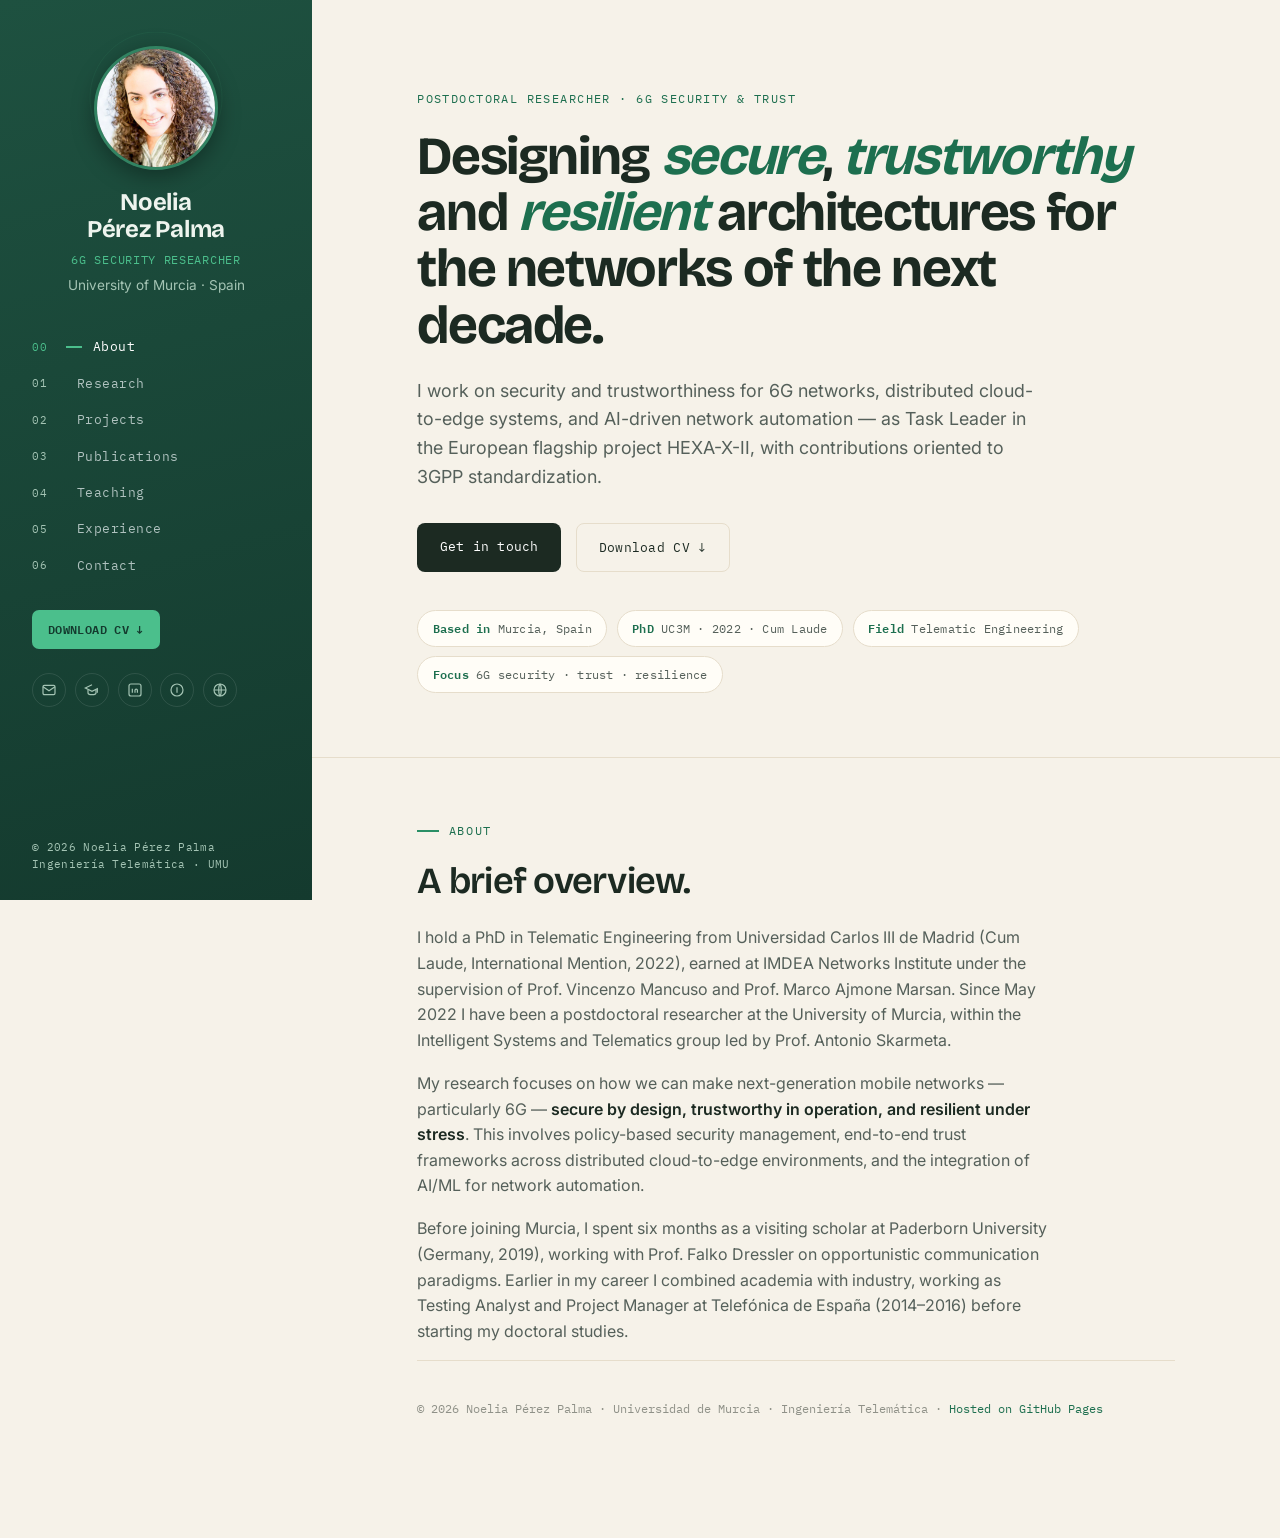
<file: index.html>
<!DOCTYPE html>
<html lang="en">
<head>
<meta charset="UTF-8">
<meta name="viewport" content="width=device-width, initial-scale=1">
<title>Noelia Pérez Palma — 6G Security Researcher</title>
<link rel="preconnect" href="https://fonts.googleapis.com">
<link rel="preconnect" href="https://fonts.gstatic.com" crossorigin>
<link href="https://fonts.googleapis.com/css2?family=Bricolage+Grotesque:opsz,wght@12..96,400;12..96,500;12..96,600;12..96,700&family=Inter:wght@400;500;600&family=IBM+Plex+Mono:wght@400;500;600&display=swap" rel="stylesheet">
<style>
/* ============================================================
   Noelia Pérez Palma — personal site
   Shared stylesheet (multi-page)
   Fonts: Bricolage Grotesque (display) · Inter (body) · IBM Plex Mono (data)
   ============================================================ */
:root{
  --sidebar-1:#1e5140; --sidebar-2:#143a2e;
  --bg:#f6f2e9; --card:#fffdf7;
  --ink:#1c2a22; --ink-soft:#55605a; --ink-mute:#8f9188;
  --line:#e6ddcb; --line-2:#efe9db;
  --accent:#2a8f66; --accent-deep:#1d6f4f; --accent-bright:#4bbf8c;
  --sb-text:#eef4ee; --sb-mute:#a4c4b4; --sb-line:rgba(255,255,255,.10);
  --serif:'Bricolage Grotesque',system-ui,sans-serif;
  --sans:'Inter',system-ui,sans-serif;
  --mono:'IBM Plex Mono',ui-monospace,monospace;
  --sb-w:312px;
  --maxw:860px;
}
*{box-sizing:border-box;margin:0;padding:0}
html{scroll-behavior:smooth}
body{font-family:var(--sans);color:var(--ink);background:var(--bg);line-height:1.6;-webkit-font-smoothing:antialiased}
a{color:inherit}
em{font-style:italic;color:var(--accent-deep)}

/* ---------------- SIDEBAR ---------------- */
.sidebar{
  position:fixed;top:0;left:0;bottom:0;width:var(--sb-w);
  background:linear-gradient(165deg,var(--sidebar-1),var(--sidebar-2));
  color:var(--sb-text);padding:2.4rem 2rem 1.6rem;
  display:flex;flex-direction:column;overflow-y:auto;z-index:20;
}
.sb-top{position:relative;text-align:center;padding-top:.5rem}
.signal{position:absolute;top:-6px;left:50%;transform:translateX(-50%);width:230px;height:150px;pointer-events:none;opacity:.5}
.signal circle{fill:none;stroke:var(--accent-bright);stroke-width:1}
.signal .r1{opacity:.55}.signal .r2{opacity:.32}.signal .r3{opacity:.16}
@media (prefers-reduced-motion:no-preference){
  .signal .r1{animation:pulse 4.2s ease-out infinite}
  .signal .r2{animation:pulse 4.2s ease-out infinite .5s}
  .signal .r3{animation:pulse 4.2s ease-out infinite 1s}
  @keyframes pulse{0%{opacity:0;transform:scale(.6)}30%{opacity:.5}100%{opacity:0;transform:scale(1.15)}}
  .signal{transform-box:fill-box}
}
.photo{position:relative;width:124px;height:124px;border-radius:50%;object-fit:cover;margin:0 auto;display:block;border:3px solid rgba(75,191,140,.55);box-shadow:0 6px 22px rgba(0,0,0,.35);background:#143a2e}
.photo-fallback{width:124px;height:124px;border-radius:50%;margin:0 auto;display:none;align-items:center;justify-content:center;font-family:var(--serif);font-size:2.4rem;color:var(--accent-bright);border:3px solid rgba(75,191,140,.55);background:#143a2e}
.sb-name{font-family:var(--serif);font-weight:700;font-size:1.5rem;line-height:1.12;letter-spacing:-.01em;margin-top:1.15rem}
.sb-name a{text-decoration:none;color:inherit}
.sb-role{font-family:var(--mono);font-size:.72rem;letter-spacing:.06em;text-transform:uppercase;color:var(--accent-bright);margin-top:.55rem}
.sb-place{font-size:.85rem;color:var(--sb-mute);margin-top:.35rem}
.sb-nav{margin-top:2rem;list-style:none}
.sb-nav a{display:flex;align-items:center;gap:.7rem;text-decoration:none;font-family:var(--mono);font-size:.8rem;letter-spacing:.04em;color:rgba(234,243,244,.72);padding:.5rem 0;transition:color .18s ease}
.sb-nav a .bar{width:0;height:2px;background:var(--accent-bright);transition:width .2s ease;flex:none}
.sb-nav a .num{font-size:.68rem;color:var(--sb-mute);width:1.4rem;flex:none}
.sb-nav a:hover,.sb-nav a.active{color:#fff}
.sb-nav a:hover .bar,.sb-nav a.active .bar{width:16px}
.sb-nav a.active .num{color:var(--accent-bright)}
.sb-cv{display:inline-flex;align-items:center;gap:.5rem;margin-top:1.6rem;font-family:var(--mono);font-size:.76rem;letter-spacing:.03em;text-transform:uppercase;color:#143a2e;background:var(--accent-bright);text-decoration:none;padding:.62rem 1rem;border-radius:7px;font-weight:600;transition:transform .15s ease,box-shadow .15s ease;align-self:flex-start}
.sb-cv:hover{transform:translateY(-1px);box-shadow:0 6px 16px rgba(75,191,140,.3)}
.sb-social{display:flex;gap:.55rem;margin-top:1.5rem;flex-wrap:wrap}
.sb-social a{width:34px;height:34px;border-radius:50%;border:1px solid var(--sb-line);display:flex;align-items:center;justify-content:center;color:var(--sb-mute);text-decoration:none;transition:all .18s ease}
.sb-social a:hover{color:#143a2e;background:var(--accent-bright);border-color:var(--accent-bright);transform:translateY(-2px)}
.sb-social svg{width:16px;height:16px;display:block}
.sb-foot{margin-top:auto;padding-top:1.6rem;font-family:var(--mono);font-size:.66rem;color:var(--sb-mute);letter-spacing:.03em;line-height:1.7}

/* ---------------- MAIN ---------------- */
.main{margin-left:var(--sb-w)}
.wrap{max-width:var(--maxw);margin:0 auto;padding:0 clamp(1.5rem,4vw,4rem)}
section{padding:4rem 0;border-top:1px solid var(--line)}
section:first-of-type{border-top:none}
.eyebrow{font-family:var(--mono);font-size:.72rem;letter-spacing:.14em;text-transform:uppercase;color:var(--accent-deep);display:flex;align-items:center;gap:.6rem;margin-bottom:1.3rem}
.eyebrow::before{content:"";width:22px;height:2px;background:var(--accent)}
h2{font-family:var(--serif);font-weight:600;font-size:clamp(1.7rem,3.4vw,2.3rem);letter-spacing:-.02em;line-height:1.1;color:var(--ink)}
.lede{color:var(--ink-soft);font-size:1.02rem;margin-top:.8rem;max-width:62ch}

/* page header (interior pages) */
.page-head{padding-top:clamp(3rem,6vw,5rem)}
.page-head h1{font-family:var(--serif);font-weight:700;font-size:clamp(2rem,4.4vw,3rem);line-height:1.04;letter-spacing:-.025em}
.page-head .lede{margin-top:1rem}

/* HERO (home) */
.hero{padding-top:clamp(3.5rem,7vw,6rem)}
.hero-eyebrow{font-family:var(--mono);font-size:.74rem;letter-spacing:.12em;text-transform:uppercase;color:var(--accent-deep);margin-bottom:1.2rem}
.hero h1{font-family:var(--serif);font-weight:700;font-size:clamp(2.1rem,5vw,3.35rem);line-height:1.05;letter-spacing:-.025em}
.hero h1 em{color:var(--accent-deep)}
.hero p.intro{font-size:1.12rem;color:var(--ink-soft);margin-top:1.5rem;max-width:56ch}
.hero-cta{display:flex;gap:.9rem;margin-top:2rem;flex-wrap:wrap}
.btn{font-family:var(--mono);font-size:.82rem;letter-spacing:.02em;text-decoration:none;padding:.8rem 1.4rem;border-radius:8px;transition:all .16s ease}
.btn-1{background:var(--ink);color:#fff}
.btn-1:hover{background:var(--accent-deep);transform:translateY(-1px)}
.btn-2{border:1px solid var(--line);color:var(--ink)}
.btn-2:hover{border-color:var(--accent);color:var(--accent-deep)}
.facts{display:flex;flex-wrap:wrap;gap:.6rem;margin-top:2.4rem}
.chip{font-family:var(--mono);font-size:.74rem;letter-spacing:.02em;color:var(--ink-soft);background:var(--card);border:1px solid var(--line);border-radius:999px;padding:.45rem .9rem}
.chip b{color:var(--accent-deep);font-weight:600}

/* prose */
.prose p{margin-top:1.1rem;color:var(--ink-soft);max-width:64ch}
.prose p:first-child{margin-top:0}
.prose strong{color:var(--ink);font-weight:600}

/* research cards */
.grid{display:grid;grid-template-columns:1fr 1fr;gap:1rem}
.rcard{background:var(--card);border:1px solid var(--line);border-radius:12px;padding:1.5rem;transition:transform .16s ease,box-shadow .16s ease,border-color .16s ease}
.rcard:hover{transform:translateY(-3px);box-shadow:0 10px 28px rgba(19,37,45,.08);border-color:#d4dcde}
.rcard .tick{width:26px;height:26px;border-radius:7px;background:rgba(42,143,102,.12);color:var(--accent-deep);display:flex;align-items:center;justify-content:center;margin-bottom:.9rem}
.rcard .tick svg{width:15px;height:15px}
.rcard h3{font-family:var(--serif);font-weight:600;font-size:1.12rem;letter-spacing:-.01em;line-height:1.2}
.rcard p{font-size:.92rem;color:var(--ink-soft);margin-top:.55rem}

/* subhead within a page */
.subhead{font-family:var(--mono);font-size:.72rem;letter-spacing:.1em;text-transform:uppercase;color:var(--ink-mute);margin:2.6rem 0 1.2rem;padding-bottom:.5rem;border-bottom:1px solid var(--line)}

/* projects */
.proj{display:grid;grid-template-columns:150px 1fr;gap:1.6rem;padding:1.7rem 0;border-top:1px solid var(--line-2)}
.proj:first-child{border-top:none}
.proj-side{display:flex;flex-direction:column;gap:.3rem}
.proj-years{font-family:var(--mono);font-size:.76rem;color:var(--ink-mute)}
.proj-budget{font-family:var(--serif);font-weight:600;font-size:1.35rem;color:var(--accent-deep);letter-spacing:-.02em;line-height:1}
.proj h3{font-family:var(--serif);font-weight:600;font-size:1.2rem;letter-spacing:-.01em}
.proj .role{font-size:.9rem;color:var(--accent-deep);font-weight:500;margin-top:.25rem}
.proj .desc{font-size:.92rem;color:var(--ink-soft);margin-top:.5rem;max-width:62ch}
.proj-extra{display:flex;align-items:center;gap:1rem;margin-top:1rem;flex-wrap:wrap}
.logo-btn{display:flex;align-items:center;justify-content:flex-start;width:100%;max-width:150px;height:46px;padding:6px 10px;border-radius:8px;background:var(--accent-deep);border:1px solid var(--accent-deep);text-decoration:none;transition:transform .15s ease,box-shadow .15s ease;overflow:hidden}
.logo-btn:hover{transform:translateY(-1px);box-shadow:0 4px 14px rgba(29,111,79,.3)}
.logo-btn img{max-width:100%;max-height:100%;object-fit:contain}
.logo-btn img.inv{filter:brightness(0) invert(1)}
.cordis{font-family:var(--mono);font-size:.7rem;letter-spacing:.04em;text-transform:uppercase}
.cordis a{color:var(--accent-deep);text-decoration:none;border-bottom:1px solid transparent;transition:border-color .15s}
.cordis a:hover{border-bottom-color:var(--accent-deep)}
/* compact earlier projects */
.pminor{display:grid;grid-template-columns:130px 1fr;gap:1.4rem;padding:1.1rem 0;border-top:1px solid var(--line-2)}
.pminor:first-child{border-top:none}
.pminor .yr{font-family:var(--mono);font-size:.74rem;color:var(--ink-mute)}
.pminor h4{font-family:var(--serif);font-weight:600;font-size:1.02rem}
.pminor p{font-size:.88rem;color:var(--ink-soft);margin-top:.25rem;max-width:64ch}
.pminor .code{font-family:var(--mono);font-size:.72rem;color:var(--accent-deep);margin-top:.3rem}

/* publications */
.year-head{font-family:var(--serif);font-weight:600;font-size:1.3rem;color:var(--ink);margin:2.4rem 0 .4rem;padding-top:1.2rem;border-top:1px solid var(--line)}
.year-head.first{border-top:none;padding-top:0;margin-top:1.6rem}
.pub{display:grid;grid-template-columns:1fr;gap:.2rem;padding:1.1rem 0;border-top:1px solid var(--line-2)}
.pub.firstinyear{border-top:none}
.pub-auth{font-size:.9rem;color:var(--ink-soft)}
.pub-auth strong{color:var(--ink)}
.pub-t{margin-top:.15rem;font-size:1.02rem;line-height:1.4}
.pub-t a{color:var(--ink);text-decoration:none;border-bottom:1px solid var(--line);transition:color .15s,border-color .15s}
.pub-t a:hover{color:var(--accent-deep);border-color:var(--accent)}
.pub-v{font-size:.85rem;color:var(--ink-mute);margin-top:.25rem;font-style:italic}
.pub-v .metric{font-family:var(--mono);font-style:normal;font-size:.72rem;color:var(--accent-deep)}

/* timeline */
.tl{list-style:none;position:relative;margin-left:8px}
.tl::before{content:"";position:absolute;left:0;top:6px;bottom:6px;width:2px;background:var(--line)}
.tli{position:relative;padding:0 0 1.9rem 2rem}
.tli:last-child{padding-bottom:0}
.tli::before{content:"";position:absolute;left:-5px;top:5px;width:12px;height:12px;border-radius:50%;background:var(--card);border:2px solid var(--accent)}
.tli .dates{font-family:var(--mono);font-size:.74rem;color:var(--ink-mute);letter-spacing:.02em}
.tli h3{font-family:var(--serif);font-weight:600;font-size:1.08rem;margin-top:.15rem}
.tli .org{font-size:.9rem;color:var(--accent-deep);font-weight:500;margin-top:.1rem}
.tli .d{font-size:.9rem;color:var(--ink-soft);margin-top:.4rem;max-width:62ch}

/* teaching / listing rows */
.trow{display:grid;grid-template-columns:120px 1fr;gap:1.3rem;padding:1.05rem 0;border-top:1px solid var(--line-2)}
.trow:first-child{border-top:none}
.trow .yr{font-family:var(--mono);font-size:.76rem;color:var(--accent-deep)}
.trow h4{font-family:var(--serif);font-weight:600;font-size:1.04rem}
.trow p{font-size:.88rem;color:var(--ink-soft);margin-top:.2rem}

/* generic cards grid (service, education, grants) */
.scards{display:grid;grid-template-columns:1fr 1fr;gap:1rem}
.scard{background:var(--card);border:1px solid var(--line);border-radius:12px;padding:1.4rem}
.scard h3{font-family:var(--serif);font-weight:600;font-size:1.05rem}
.scard p{font-size:.9rem;color:var(--ink-soft);margin-top:.5rem}
.scard ul{margin:.5rem 0 0 1rem;font-size:.9rem;color:var(--ink-soft)}
.scard li{margin-top:.3rem}

/* simple list (grants, courses) */
.slist{list-style:none;margin-top:.6rem}
.slist li{display:grid;grid-template-columns:130px 1fr;gap:1rem;padding:.6rem 0;border-top:1px solid var(--line-2);font-size:.9rem;color:var(--ink-soft)}
.slist li:first-child{border-top:none}
.slist li .y{font-family:var(--mono);font-size:.74rem;color:var(--ink-mute)}

/* contact */
.contact-grid{display:grid;grid-template-columns:1fr 1fr;gap:.8rem;margin-top:.5rem}
.ccard{display:flex;flex-direction:column;gap:.2rem;background:var(--card);border:1px solid var(--line);border-radius:10px;padding:1.1rem 1.3rem;text-decoration:none;transition:all .16s ease}
.ccard:hover{border-color:var(--accent);transform:translateY(-2px);box-shadow:0 8px 20px rgba(19,37,45,.06)}
.ccard .cl{font-family:var(--mono);font-size:.68rem;letter-spacing:.08em;text-transform:uppercase;color:var(--ink-mute)}
.ccard .cv{font-size:.98rem;color:var(--ink);font-weight:500}

.foot{padding:2.4rem 0 3.5rem;font-family:var(--mono);font-size:.72rem;color:var(--ink-mute);border-top:1px solid var(--line);margin-top:1rem}
.foot a{color:var(--accent-deep);text-decoration:none}

/* ---------------- RESPONSIVE ---------------- */
@media (max-width:980px){
  .sidebar{position:static;width:100%;min-height:auto;flex-direction:column;padding:2rem 1.5rem}
  .main{margin-left:0}
  .signal{display:none}
  .sb-nav{display:flex;flex-wrap:wrap;gap:.2rem 1.2rem;margin-top:1.5rem}
  .sb-nav a{padding:.35rem 0}
  .sb-nav a .num{display:none}
  .sb-foot{display:none}
}
@media (max-width:620px){
  .grid,.scards,.contact-grid{grid-template-columns:1fr}
  .proj,.pminor,.trow{grid-template-columns:1fr;gap:.5rem}
  .slist li{grid-template-columns:1fr}
}


/* acronym badge (for projects without a hotlinkable logo) */
.logo-btn.acr{justify-content:center;font-family:var(--serif);font-weight:700;color:#fff;font-size:1rem;letter-spacing:.01em;text-decoration:none}
.logo-btn.static{cursor:default}
.logo-btn.static:hover{transform:none;box-shadow:none}
.proj-fund{font-family:var(--mono);font-size:.68rem;letter-spacing:.03em;color:var(--ink-mute);text-transform:uppercase;line-height:1.5;margin-top:.15rem}
.logo-btn.acr{font-size:.9rem;white-space:nowrap;padding:6px 8px}

.trow h4 .en{font-family:var(--sans);font-weight:400;font-style:italic;color:var(--ink-mute);font-size:.82rem;margin-left:.1rem}






/* institution logos in experience timeline */
.tli{padding-right:66px}
.tli-logo{position:absolute;right:0;top:2px;width:52px;height:52px;border:1px solid var(--line);border-radius:11px;background:#fff;display:flex;align-items:center;justify-content:center;padding:7px;box-shadow:0 1px 3px rgba(0,0,0,.05)}
.tli-logo img{max-width:100%;max-height:100%;object-fit:contain}
.tli-logo span{display:none;font-family:var(--serif);font-weight:700;color:var(--accent-deep);font-size:.9rem;align-items:center;justify-content:center;width:100%;height:100%}
@media (max-width:620px){.tli{padding-right:56px}.tli-logo{width:44px;height:44px}}

</style>
</head>
<body>
<aside class="sidebar">
  <div class="sb-top">
    <svg class="signal" viewBox="0 0 230 150" aria-hidden="true">
      <circle class="r3" cx="115" cy="66" r="66"/>
      <circle class="r2" cx="115" cy="66" r="46"/>
      <circle class="r1" cx="115" cy="66" r="26"/>
    </svg>
    <img class="photo" src="noelia.jpg" alt="Noelia Pérez Palma" onerror="this.style.display='none';this.nextElementSibling.style.display='flex'">
    <div class="photo-fallback">NP</div>
    <div class="sb-name"><a href="index.html">Noelia<br>Pérez Palma</a></div>
    <div class="sb-role">6G Security Researcher</div>
    <div class="sb-place">University of Murcia · Spain</div>
  </div>
  <nav>
    <ul class="sb-nav">
      <li><a href="index.html" class="active"><span class="num">00</span><span class="bar"></span>About</a></li>
      <li><a href="research.html"><span class="num">01</span><span class="bar"></span>Research</a></li>
      <li><a href="projects.html"><span class="num">02</span><span class="bar"></span>Projects</a></li>
      <li><a href="publications.html"><span class="num">03</span><span class="bar"></span>Publications</a></li>
      <li><a href="teaching.html"><span class="num">04</span><span class="bar"></span>Teaching</a></li>
      <li><a href="experience.html"><span class="num">05</span><span class="bar"></span>Experience</a></li>
      <li><a href="contact.html"><span class="num">06</span><span class="bar"></span>Contact</a></li>
    </ul>
  </nav>
  <a class="sb-cv" href="cv.pdf" target="_blank" rel="noopener">Download CV ↓</a>
  <div class="sb-social">
    <a href="mailto:noelia.perez3@um.es" title="Email" aria-label="Email"><svg viewBox="0 0 24 24" fill="none" stroke="currentColor" stroke-width="1.8"><rect x="3" y="5" width="18" height="14" rx="2"/><path d="m3 7 9 6 9-6"/></svg></a>
    <a href="https://scholar.google.com/citations?user=sKx3AEAAAAAJ&amp;hl=es" target="_blank" rel="noopener" title="Google Scholar" aria-label="Google Scholar"><svg viewBox="0 0 24 24" fill="none" stroke="currentColor" stroke-width="1.8"><path d="M12 4 2 9l10 5 8-4v6"/><path d="M6 12v4c0 1.5 2.7 3 6 3s6-1.5 6-3v-4"/></svg></a>
    <a href="https://www.linkedin.com/in/noelia-perez-palma/" target="_blank" rel="noopener" title="LinkedIn" aria-label="LinkedIn"><svg viewBox="0 0 24 24" fill="none" stroke="currentColor" stroke-width="1.8"><rect x="3" y="3" width="18" height="18" rx="3"/><path d="M8 10v6M8 7v.01M12 16v-3.5c0-1 .8-1.8 1.8-1.8s1.8.8 1.8 1.8V16"/></svg></a>
    <a href="https://orcid.org/0000-0001-6131-7106" target="_blank" rel="noopener" title="ORCID" aria-label="ORCID"><svg viewBox="0 0 24 24" fill="none" stroke="currentColor" stroke-width="1.8"><circle cx="12" cy="12" r="9"/><path d="M12 8v8M9 8v.01"/></svg></a>
    <a href="https://portalinvestigacion.um.es/investigadores/378258/detalle" target="_blank" rel="noopener" title="UMU Research Portal" aria-label="UMU Research Portal"><svg viewBox="0 0 24 24" fill="none" stroke="currentColor" stroke-width="1.8"><circle cx="12" cy="12" r="9"/><path d="M3 12h18M12 3c2.5 2.5 2.5 15 0 18M12 3c-2.5 2.5-2.5 15 0 18"/></svg></a>
  </div>
  <div class="sb-foot">© 2026 Noelia Pérez Palma<br>Ingeniería Telemática · UMU</div>
</aside>
<div class="main">
  <section class="hero">
    <div class="wrap">
      <p class="hero-eyebrow">Postdoctoral Researcher · 6G Security &amp; Trust</p>
      <h1>Designing <em>secure</em>, <em>trustworthy</em> and <em>resilient</em> architectures for the networks of the next decade.</h1>
      <p class="intro">I work on security and trustworthiness for 6G networks, distributed cloud-to-edge systems, and AI-driven network automation — as Task Leader in the European flagship project HEXA-X-II, with contributions oriented to 3GPP standardization.</p>
      <div class="hero-cta">
        <a class="btn btn-1" href="contact.html">Get in touch</a>
        <a class="btn btn-2" href="cv.pdf" target="_blank" rel="noopener">Download CV ↓</a>
      </div>
      <div class="facts">
        <span class="chip"><b>Based in</b> Murcia, Spain</span>
        <span class="chip"><b>PhD</b> UC3M · 2022 · Cum Laude</span>
        <span class="chip"><b>Field</b> Telematic Engineering</span>
        <span class="chip"><b>Focus</b> 6G security · trust · resilience</span>
      </div>
    </div>
  </section>
  <section>
    <div class="wrap">
      <p class="eyebrow">About</p>
      <h2>A brief overview.</h2>
      <div class="prose" style="margin-top:1.5rem">
        <p>I hold a PhD in Telematic Engineering from Universidad Carlos III de Madrid (Cum Laude, International Mention, 2022), earned at IMDEA Networks Institute under the supervision of Prof. Vincenzo Mancuso and Prof. Marco Ajmone Marsan. Since May 2022 I have been a postdoctoral researcher at the University of Murcia, within the Intelligent Systems and Telematics group led by Prof. Antonio Skarmeta.</p>
        <p>My research focuses on how we can make next-generation mobile networks — particularly 6G — <strong>secure by design, trustworthy in operation, and resilient under stress</strong>. This involves policy-based security management, end-to-end trust frameworks across distributed cloud-to-edge environments, and the integration of AI/ML for network automation.</p>
        <p>Before joining Murcia, I spent six months as a visiting scholar at Paderborn University (Germany, 2019), working with Prof. Falko Dressler on opportunistic communication paradigms. Earlier in my career I combined academia with industry, working as Testing Analyst and Project Manager at Telefónica de España (2014–2016) before starting my doctoral studies.</p>
      </div>
      <div class="foot">© 2026 Noelia Pérez Palma · Universidad de Murcia · Ingeniería Telemática · <a href="https://pages.github.com" target="_blank" rel="noopener">Hosted on GitHub Pages</a></div>
    </div>
  </section>
</div>
</body>
</html>
</file>
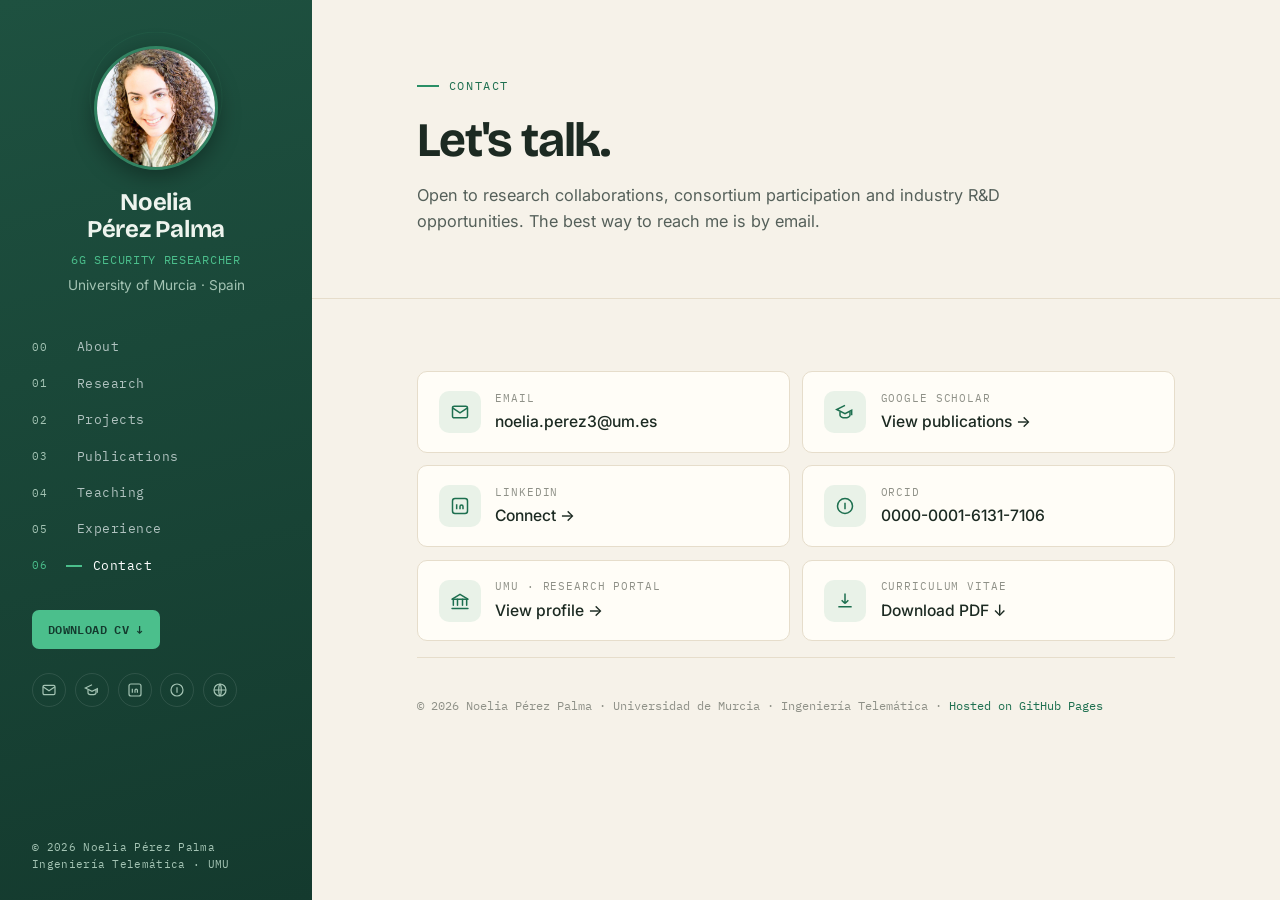
<file: contact.html>
<!DOCTYPE html>
<html lang="en">
<head>
<meta charset="UTF-8">
<meta name="viewport" content="width=device-width, initial-scale=1">
<title>Contact — Noelia Pérez Palma</title>
<link rel="preconnect" href="https://fonts.googleapis.com">
<link rel="preconnect" href="https://fonts.gstatic.com" crossorigin>
<link href="https://fonts.googleapis.com/css2?family=Bricolage+Grotesque:opsz,wght@12..96,400;12..96,500;12..96,600;12..96,700&family=Inter:wght@400;500;600&family=IBM+Plex+Mono:wght@400;500;600&display=swap" rel="stylesheet">
<style>
/* ============================================================
   Noelia Pérez Palma — personal site
   Shared stylesheet (multi-page)
   Fonts: Bricolage Grotesque (display) · Inter (body) · IBM Plex Mono (data)
   ============================================================ */
:root{
  --sidebar-1:#1e5140; --sidebar-2:#143a2e;
  --bg:#f6f2e9; --card:#fffdf7;
  --ink:#1c2a22; --ink-soft:#55605a; --ink-mute:#8f9188;
  --line:#e6ddcb; --line-2:#efe9db;
  --accent:#2a8f66; --accent-deep:#1d6f4f; --accent-bright:#4bbf8c;
  --sb-text:#eef4ee; --sb-mute:#a4c4b4; --sb-line:rgba(255,255,255,.10);
  --serif:'Bricolage Grotesque',system-ui,sans-serif;
  --sans:'Inter',system-ui,sans-serif;
  --mono:'IBM Plex Mono',ui-monospace,monospace;
  --sb-w:312px;
  --maxw:860px;
}
*{box-sizing:border-box;margin:0;padding:0}
html{scroll-behavior:smooth}
body{font-family:var(--sans);color:var(--ink);background:var(--bg);line-height:1.6;-webkit-font-smoothing:antialiased}
a{color:inherit}
em{font-style:italic;color:var(--accent-deep)}

/* ---------------- SIDEBAR ---------------- */
.sidebar{
  position:fixed;top:0;left:0;bottom:0;width:var(--sb-w);
  background:linear-gradient(165deg,var(--sidebar-1),var(--sidebar-2));
  color:var(--sb-text);padding:2.4rem 2rem 1.6rem;
  display:flex;flex-direction:column;overflow-y:auto;z-index:20;
}
.sb-top{position:relative;text-align:center;padding-top:.5rem}
.signal{position:absolute;top:-6px;left:50%;transform:translateX(-50%);width:230px;height:150px;pointer-events:none;opacity:.5}
.signal circle{fill:none;stroke:var(--accent-bright);stroke-width:1}
.signal .r1{opacity:.55}.signal .r2{opacity:.32}.signal .r3{opacity:.16}
@media (prefers-reduced-motion:no-preference){
  .signal .r1{animation:pulse 4.2s ease-out infinite}
  .signal .r2{animation:pulse 4.2s ease-out infinite .5s}
  .signal .r3{animation:pulse 4.2s ease-out infinite 1s}
  @keyframes pulse{0%{opacity:0;transform:scale(.6)}30%{opacity:.5}100%{opacity:0;transform:scale(1.15)}}
  .signal{transform-box:fill-box}
}
.photo{position:relative;width:124px;height:124px;border-radius:50%;object-fit:cover;margin:0 auto;display:block;border:3px solid rgba(75,191,140,.55);box-shadow:0 6px 22px rgba(0,0,0,.35);background:#143a2e}
.photo-fallback{width:124px;height:124px;border-radius:50%;margin:0 auto;display:none;align-items:center;justify-content:center;font-family:var(--serif);font-size:2.4rem;color:var(--accent-bright);border:3px solid rgba(75,191,140,.55);background:#143a2e}
.sb-name{font-family:var(--serif);font-weight:700;font-size:1.5rem;line-height:1.12;letter-spacing:-.01em;margin-top:1.15rem}
.sb-name a{text-decoration:none;color:inherit}
.sb-role{font-family:var(--mono);font-size:.72rem;letter-spacing:.06em;text-transform:uppercase;color:var(--accent-bright);margin-top:.55rem}
.sb-place{font-size:.85rem;color:var(--sb-mute);margin-top:.35rem}
.sb-nav{margin-top:2rem;list-style:none}
.sb-nav a{display:flex;align-items:center;gap:.7rem;text-decoration:none;font-family:var(--mono);font-size:.8rem;letter-spacing:.04em;color:rgba(234,243,244,.72);padding:.5rem 0;transition:color .18s ease}
.sb-nav a .bar{width:0;height:2px;background:var(--accent-bright);transition:width .2s ease;flex:none}
.sb-nav a .num{font-size:.68rem;color:var(--sb-mute);width:1.4rem;flex:none}
.sb-nav a:hover,.sb-nav a.active{color:#fff}
.sb-nav a:hover .bar,.sb-nav a.active .bar{width:16px}
.sb-nav a.active .num{color:var(--accent-bright)}
.sb-cv{display:inline-flex;align-items:center;gap:.5rem;margin-top:1.6rem;font-family:var(--mono);font-size:.76rem;letter-spacing:.03em;text-transform:uppercase;color:#143a2e;background:var(--accent-bright);text-decoration:none;padding:.62rem 1rem;border-radius:7px;font-weight:600;transition:transform .15s ease,box-shadow .15s ease;align-self:flex-start}
.sb-cv:hover{transform:translateY(-1px);box-shadow:0 6px 16px rgba(75,191,140,.3)}
.sb-social{display:flex;gap:.55rem;margin-top:1.5rem;flex-wrap:wrap}
.sb-social a{width:34px;height:34px;border-radius:50%;border:1px solid var(--sb-line);display:flex;align-items:center;justify-content:center;color:var(--sb-mute);text-decoration:none;transition:all .18s ease}
.sb-social a:hover{color:#143a2e;background:var(--accent-bright);border-color:var(--accent-bright);transform:translateY(-2px)}
.sb-social svg{width:16px;height:16px;display:block}
.sb-foot{margin-top:auto;padding-top:1.6rem;font-family:var(--mono);font-size:.66rem;color:var(--sb-mute);letter-spacing:.03em;line-height:1.7}

/* ---------------- MAIN ---------------- */
.main{margin-left:var(--sb-w)}
.wrap{max-width:var(--maxw);margin:0 auto;padding:0 clamp(1.5rem,4vw,4rem)}
section{padding:4rem 0;border-top:1px solid var(--line)}
section:first-of-type{border-top:none}
.eyebrow{font-family:var(--mono);font-size:.72rem;letter-spacing:.14em;text-transform:uppercase;color:var(--accent-deep);display:flex;align-items:center;gap:.6rem;margin-bottom:1.3rem}
.eyebrow::before{content:"";width:22px;height:2px;background:var(--accent)}
h2{font-family:var(--serif);font-weight:600;font-size:clamp(1.7rem,3.4vw,2.3rem);letter-spacing:-.02em;line-height:1.1;color:var(--ink)}
.lede{color:var(--ink-soft);font-size:1.02rem;margin-top:.8rem;max-width:62ch}

/* page header (interior pages) */
.page-head{padding-top:clamp(3rem,6vw,5rem)}
.page-head h1{font-family:var(--serif);font-weight:700;font-size:clamp(2rem,4.4vw,3rem);line-height:1.04;letter-spacing:-.025em}
.page-head .lede{margin-top:1rem}

/* HERO (home) */
.hero{padding-top:clamp(3.5rem,7vw,6rem)}
.hero-eyebrow{font-family:var(--mono);font-size:.74rem;letter-spacing:.12em;text-transform:uppercase;color:var(--accent-deep);margin-bottom:1.2rem}
.hero h1{font-family:var(--serif);font-weight:700;font-size:clamp(2.1rem,5vw,3.35rem);line-height:1.05;letter-spacing:-.025em}
.hero h1 em{color:var(--accent-deep)}
.hero p.intro{font-size:1.12rem;color:var(--ink-soft);margin-top:1.5rem;max-width:56ch}
.hero-cta{display:flex;gap:.9rem;margin-top:2rem;flex-wrap:wrap}
.btn{font-family:var(--mono);font-size:.82rem;letter-spacing:.02em;text-decoration:none;padding:.8rem 1.4rem;border-radius:8px;transition:all .16s ease}
.btn-1{background:var(--ink);color:#fff}
.btn-1:hover{background:var(--accent-deep);transform:translateY(-1px)}
.btn-2{border:1px solid var(--line);color:var(--ink)}
.btn-2:hover{border-color:var(--accent);color:var(--accent-deep)}
.facts{display:flex;flex-wrap:wrap;gap:.6rem;margin-top:2.4rem}
.chip{font-family:var(--mono);font-size:.74rem;letter-spacing:.02em;color:var(--ink-soft);background:var(--card);border:1px solid var(--line);border-radius:999px;padding:.45rem .9rem}
.chip b{color:var(--accent-deep);font-weight:600}

/* prose */
.prose p{margin-top:1.1rem;color:var(--ink-soft);max-width:64ch}
.prose p:first-child{margin-top:0}
.prose strong{color:var(--ink);font-weight:600}

/* research cards */
.grid{display:grid;grid-template-columns:1fr 1fr;gap:1rem}
.rcard{background:var(--card);border:1px solid var(--line);border-radius:12px;padding:1.5rem;transition:transform .16s ease,box-shadow .16s ease,border-color .16s ease}
.rcard:hover{transform:translateY(-3px);box-shadow:0 10px 28px rgba(19,37,45,.08);border-color:#d4dcde}
.rcard .tick{width:26px;height:26px;border-radius:7px;background:rgba(42,143,102,.12);color:var(--accent-deep);display:flex;align-items:center;justify-content:center;margin-bottom:.9rem}
.rcard .tick svg{width:15px;height:15px}
.rcard h3{font-family:var(--serif);font-weight:600;font-size:1.12rem;letter-spacing:-.01em;line-height:1.2}
.rcard p{font-size:.92rem;color:var(--ink-soft);margin-top:.55rem}

/* subhead within a page */
.subhead{font-family:var(--mono);font-size:.72rem;letter-spacing:.1em;text-transform:uppercase;color:var(--ink-mute);margin:2.6rem 0 1.2rem;padding-bottom:.5rem;border-bottom:1px solid var(--line)}

/* projects */
.proj{display:grid;grid-template-columns:150px 1fr;gap:1.6rem;padding:1.7rem 0;border-top:1px solid var(--line-2)}
.proj:first-child{border-top:none}
.proj-side{display:flex;flex-direction:column;gap:.3rem}
.proj-years{font-family:var(--mono);font-size:.76rem;color:var(--ink-mute)}
.proj-budget{font-family:var(--serif);font-weight:600;font-size:1.35rem;color:var(--accent-deep);letter-spacing:-.02em;line-height:1}
.proj h3{font-family:var(--serif);font-weight:600;font-size:1.2rem;letter-spacing:-.01em}
.proj .role{font-size:.9rem;color:var(--accent-deep);font-weight:500;margin-top:.25rem}
.proj .desc{font-size:.92rem;color:var(--ink-soft);margin-top:.5rem;max-width:62ch}
.proj-extra{display:flex;align-items:center;gap:1rem;margin-top:1rem;flex-wrap:wrap}
.logo-btn{display:flex;align-items:center;justify-content:flex-start;width:100%;max-width:150px;height:46px;padding:6px 10px;border-radius:8px;background:var(--accent-deep);border:1px solid var(--accent-deep);text-decoration:none;transition:transform .15s ease,box-shadow .15s ease;overflow:hidden}
.logo-btn:hover{transform:translateY(-1px);box-shadow:0 4px 14px rgba(29,111,79,.3)}
.logo-btn img{max-width:100%;max-height:100%;object-fit:contain}
.logo-btn img.inv{filter:brightness(0) invert(1)}
.cordis{font-family:var(--mono);font-size:.7rem;letter-spacing:.04em;text-transform:uppercase}
.cordis a{color:var(--accent-deep);text-decoration:none;border-bottom:1px solid transparent;transition:border-color .15s}
.cordis a:hover{border-bottom-color:var(--accent-deep)}
/* compact earlier projects */
.pminor{display:grid;grid-template-columns:130px 1fr;gap:1.4rem;padding:1.1rem 0;border-top:1px solid var(--line-2)}
.pminor:first-child{border-top:none}
.pminor .yr{font-family:var(--mono);font-size:.74rem;color:var(--ink-mute)}
.pminor h4{font-family:var(--serif);font-weight:600;font-size:1.02rem}
.pminor p{font-size:.88rem;color:var(--ink-soft);margin-top:.25rem;max-width:64ch}
.pminor .code{font-family:var(--mono);font-size:.72rem;color:var(--accent-deep);margin-top:.3rem}

/* publications */
.year-head{font-family:var(--serif);font-weight:600;font-size:1.3rem;color:var(--ink);margin:2.4rem 0 .4rem;padding-top:1.2rem;border-top:1px solid var(--line)}
.year-head.first{border-top:none;padding-top:0;margin-top:1.6rem}
.pub{display:grid;grid-template-columns:1fr;gap:.2rem;padding:1.1rem 0;border-top:1px solid var(--line-2)}
.pub.firstinyear{border-top:none}
.pub-auth{font-size:.9rem;color:var(--ink-soft)}
.pub-auth strong{color:var(--ink)}
.pub-t{margin-top:.15rem;font-size:1.02rem;line-height:1.4}
.pub-t a{color:var(--ink);text-decoration:none;border-bottom:1px solid var(--line);transition:color .15s,border-color .15s}
.pub-t a:hover{color:var(--accent-deep);border-color:var(--accent)}
.pub-v{font-size:.85rem;color:var(--ink-mute);margin-top:.25rem;font-style:italic}
.pub-v .metric{font-family:var(--mono);font-style:normal;font-size:.72rem;color:var(--accent-deep)}

/* timeline */
.tl{list-style:none;position:relative;margin-left:8px}
.tl::before{content:"";position:absolute;left:0;top:6px;bottom:6px;width:2px;background:var(--line)}
.tli{position:relative;padding:0 0 1.9rem 2rem}
.tli:last-child{padding-bottom:0}
.tli::before{content:"";position:absolute;left:-5px;top:5px;width:12px;height:12px;border-radius:50%;background:var(--card);border:2px solid var(--accent)}
.tli .dates{font-family:var(--mono);font-size:.74rem;color:var(--ink-mute);letter-spacing:.02em}
.tli h3{font-family:var(--serif);font-weight:600;font-size:1.08rem;margin-top:.15rem}
.tli .org{font-size:.9rem;color:var(--accent-deep);font-weight:500;margin-top:.1rem}
.tli .d{font-size:.9rem;color:var(--ink-soft);margin-top:.4rem;max-width:62ch}

/* teaching / listing rows */
.trow{display:grid;grid-template-columns:120px 1fr;gap:1.3rem;padding:1.05rem 0;border-top:1px solid var(--line-2)}
.trow:first-child{border-top:none}
.trow .yr{font-family:var(--mono);font-size:.76rem;color:var(--accent-deep)}
.trow h4{font-family:var(--serif);font-weight:600;font-size:1.04rem}
.trow p{font-size:.88rem;color:var(--ink-soft);margin-top:.2rem}

/* generic cards grid (service, education, grants) */
.scards{display:grid;grid-template-columns:1fr 1fr;gap:1rem}
.scard{background:var(--card);border:1px solid var(--line);border-radius:12px;padding:1.4rem}
.scard h3{font-family:var(--serif);font-weight:600;font-size:1.05rem}
.scard p{font-size:.9rem;color:var(--ink-soft);margin-top:.5rem}
.scard ul{margin:.5rem 0 0 1rem;font-size:.9rem;color:var(--ink-soft)}
.scard li{margin-top:.3rem}

/* simple list (grants, courses) */
.slist{list-style:none;margin-top:.6rem}
.slist li{display:grid;grid-template-columns:130px 1fr;gap:1rem;padding:.6rem 0;border-top:1px solid var(--line-2);font-size:.9rem;color:var(--ink-soft)}
.slist li:first-child{border-top:none}
.slist li .y{font-family:var(--mono);font-size:.74rem;color:var(--ink-mute)}

/* contact */
.contact-grid{display:grid;grid-template-columns:1fr 1fr;gap:.8rem;margin-top:.5rem}
.ccard{display:flex;flex-direction:column;gap:.2rem;background:var(--card);border:1px solid var(--line);border-radius:10px;padding:1.1rem 1.3rem;text-decoration:none;transition:all .16s ease}
.ccard:hover{border-color:var(--accent);transform:translateY(-2px);box-shadow:0 8px 20px rgba(19,37,45,.06)}
.ccard .cl{font-family:var(--mono);font-size:.68rem;letter-spacing:.08em;text-transform:uppercase;color:var(--ink-mute)}
.ccard .cv{font-size:.98rem;color:var(--ink);font-weight:500}

.foot{padding:2.4rem 0 3.5rem;font-family:var(--mono);font-size:.72rem;color:var(--ink-mute);border-top:1px solid var(--line);margin-top:1rem}
.foot a{color:var(--accent-deep);text-decoration:none}

/* ---------------- RESPONSIVE ---------------- */
@media (max-width:980px){
  .sidebar{position:static;width:100%;min-height:auto;flex-direction:column;padding:2rem 1.5rem}
  .main{margin-left:0}
  .signal{display:none}
  .sb-nav{display:flex;flex-wrap:wrap;gap:.2rem 1.2rem;margin-top:1.5rem}
  .sb-nav a{padding:.35rem 0}
  .sb-nav a .num{display:none}
  .sb-foot{display:none}
}
@media (max-width:620px){
  .grid,.scards,.contact-grid{grid-template-columns:1fr}
  .proj,.pminor,.trow{grid-template-columns:1fr;gap:.5rem}
  .slist li{grid-template-columns:1fr}
}


/* acronym badge (for projects without a hotlinkable logo) */
.logo-btn.acr{justify-content:center;font-family:var(--serif);font-weight:700;color:#fff;font-size:1rem;letter-spacing:.01em;text-decoration:none}
.logo-btn.static{cursor:default}
.logo-btn.static:hover{transform:none;box-shadow:none}
.proj-fund{font-family:var(--mono);font-size:.68rem;letter-spacing:.03em;color:var(--ink-mute);text-transform:uppercase;line-height:1.5;margin-top:.15rem}
.logo-btn.acr{font-size:.9rem;white-space:nowrap;padding:6px 8px}

.trow h4 .en{font-family:var(--sans);font-weight:400;font-style:italic;color:var(--ink-mute);font-size:.82rem;margin-left:.1rem}






/* institution logos in experience timeline */
.tli{padding-right:66px}
.tli-logo{position:absolute;right:0;top:2px;width:52px;height:52px;border:1px solid var(--line);border-radius:11px;background:#fff;display:flex;align-items:center;justify-content:center;padding:7px;box-shadow:0 1px 3px rgba(0,0,0,.05)}
.tli-logo img{max-width:100%;max-height:100%;object-fit:contain}
.tli-logo span{display:none;font-family:var(--serif);font-weight:700;color:var(--accent-deep);font-size:.9rem;align-items:center;justify-content:center;width:100%;height:100%}
@media (max-width:620px){.tli{padding-right:56px}.tli-logo{width:44px;height:44px}}


/* contact card icons */
.ccard{flex-direction:row;align-items:center;gap:.9rem}
.cicon{width:42px;height:42px;flex:none;border-radius:10px;background:rgba(42,143,102,.1);color:var(--accent-deep);display:flex;align-items:center;justify-content:center}
.cicon svg{width:20px;height:20px;display:block}
.cicon-img{background:#fff;border:1px solid var(--line);padding:5px}
.cicon-img img{width:100%;height:100%;object-fit:contain}
.ctext{display:flex;flex-direction:column;gap:.12rem;min-width:0}


</style>
</head>
<body>
<aside class="sidebar">
  <div class="sb-top">
    <svg class="signal" viewBox="0 0 230 150" aria-hidden="true">
      <circle class="r3" cx="115" cy="66" r="66"/>
      <circle class="r2" cx="115" cy="66" r="46"/>
      <circle class="r1" cx="115" cy="66" r="26"/>
    </svg>
    <img class="photo" src="noelia.jpg" alt="Noelia Pérez Palma" onerror="this.style.display='none';this.nextElementSibling.style.display='flex'">
    <div class="photo-fallback">NP</div>
    <div class="sb-name"><a href="index.html">Noelia<br>Pérez Palma</a></div>
    <div class="sb-role">6G Security Researcher</div>
    <div class="sb-place">University of Murcia · Spain</div>
  </div>
  <nav>
    <ul class="sb-nav">
      <li><a href="index.html"><span class="num">00</span><span class="bar"></span>About</a></li>
      <li><a href="research.html"><span class="num">01</span><span class="bar"></span>Research</a></li>
      <li><a href="projects.html"><span class="num">02</span><span class="bar"></span>Projects</a></li>
      <li><a href="publications.html"><span class="num">03</span><span class="bar"></span>Publications</a></li>
      <li><a href="teaching.html"><span class="num">04</span><span class="bar"></span>Teaching</a></li>
      <li><a href="experience.html"><span class="num">05</span><span class="bar"></span>Experience</a></li>
      <li><a href="contact.html" class="active"><span class="num">06</span><span class="bar"></span>Contact</a></li>
    </ul>
  </nav>
  <a class="sb-cv" href="cv.pdf" target="_blank" rel="noopener">Download CV ↓</a>
  <div class="sb-social">
    <a href="mailto:noelia.perez3@um.es" title="Email" aria-label="Email"><svg viewBox="0 0 24 24" fill="none" stroke="currentColor" stroke-width="1.8"><rect x="3" y="5" width="18" height="14" rx="2"/><path d="m3 7 9 6 9-6"/></svg></a>
    <a href="https://scholar.google.com/citations?user=sKx3AEAAAAAJ&amp;hl=es" target="_blank" rel="noopener" title="Google Scholar" aria-label="Google Scholar"><svg viewBox="0 0 24 24" fill="none" stroke="currentColor" stroke-width="1.8"><path d="M12 4 2 9l10 5 8-4v6"/><path d="M6 12v4c0 1.5 2.7 3 6 3s6-1.5 6-3v-4"/></svg></a>
    <a href="https://www.linkedin.com/in/noelia-perez-palma/" target="_blank" rel="noopener" title="LinkedIn" aria-label="LinkedIn"><svg viewBox="0 0 24 24" fill="none" stroke="currentColor" stroke-width="1.8"><rect x="3" y="3" width="18" height="18" rx="3"/><path d="M8 10v6M8 7v.01M12 16v-3.5c0-1 .8-1.8 1.8-1.8s1.8.8 1.8 1.8V16"/></svg></a>
    <a href="https://orcid.org/0000-0001-6131-7106" target="_blank" rel="noopener" title="ORCID" aria-label="ORCID"><svg viewBox="0 0 24 24" fill="none" stroke="currentColor" stroke-width="1.8"><circle cx="12" cy="12" r="9"/><path d="M12 8v8M9 8v.01"/></svg></a>
    <a href="https://portalinvestigacion.um.es/investigadores/378258/detalle" target="_blank" rel="noopener" title="UMU Research Portal" aria-label="UMU Research Portal"><svg viewBox="0 0 24 24" fill="none" stroke="currentColor" stroke-width="1.8"><circle cx="12" cy="12" r="9"/><path d="M3 12h18M12 3c2.5 2.5 2.5 15 0 18M12 3c-2.5 2.5-2.5 15 0 18"/></svg></a>
  </div>
  <div class="sb-foot">© 2026 Noelia Pérez Palma<br>Ingeniería Telemática · UMU</div>
</aside>
<div class="main">
  <section class="page-head">
    <div class="wrap">
      <p class="eyebrow">Contact</p>
      <h1>Let's talk.</h1>
      <p class="lede">Open to research collaborations, consortium participation and industry R&amp;D opportunities. The best way to reach me is by email.</p>
    </div>
  </section>
  <section>
    <div class="wrap">
      <div class="contact-grid">
        <a class="ccard" href="mailto:noelia.perez3@um.es"><span class="cicon"><svg viewBox="0 0 24 24" fill="none" stroke="currentColor" stroke-width="1.8"><rect x="3" y="5" width="18" height="14" rx="2"/><path d="m3 7 9 6 9-6"/></svg></span><span class="ctext"><span class="cl">Email</span><span class="cv">noelia.perez3@um.es</span></span></a>
        <a class="ccard" href="https://scholar.google.com/citations?user=sKx3AEAAAAAJ&amp;hl=es" target="_blank" rel="noopener"><span class="cicon"><svg viewBox="0 0 24 24" fill="none" stroke="currentColor" stroke-width="1.8"><path d="M12 4 2 9l10 5 8-4v6"/><path d="M6 12v4c0 1.5 2.7 3 6 3s6-1.5 6-3v-4"/></svg></span><span class="ctext"><span class="cl">Google Scholar</span><span class="cv">View publications →</span></span></a>
        <a class="ccard" href="https://www.linkedin.com/in/noelia-perez-palma/" target="_blank" rel="noopener"><span class="cicon"><svg viewBox="0 0 24 24" fill="none" stroke="currentColor" stroke-width="1.8"><rect x="3" y="3" width="18" height="18" rx="3"/><path d="M8 10v6M8 7v.01M12 16v-3.5c0-1 .8-1.8 1.8-1.8s1.8.8 1.8 1.8V16"/></svg></span><span class="ctext"><span class="cl">LinkedIn</span><span class="cv">Connect →</span></span></a>
        <a class="ccard" href="https://orcid.org/0000-0001-6131-7106" target="_blank" rel="noopener"><span class="cicon"><svg viewBox="0 0 24 24" fill="none" stroke="currentColor" stroke-width="1.8"><circle cx="12" cy="12" r="9"/><path d="M12 8v8M9 8v.01"/></svg></span><span class="ctext"><span class="cl">ORCID</span><span class="cv">0000-0001-6131-7106</span></span></a>
        <a class="ccard" href="https://portalinvestigacion.um.es/investigadores/378258/detalle" target="_blank" rel="noopener"><span class="cicon"><svg viewBox="0 0 24 24" fill="none" stroke="currentColor" stroke-width="1.8" stroke-linecap="round" stroke-linejoin="round"><path d="M3 9.5 12 4l9 5.5"/><path d="M4 10v7M9 10v7M15 10v7M20 10v7"/><path d="M2.5 21h19"/><path d="M2.5 10h19"/></svg></span><span class="ctext"><span class="cl">UMU · Research Portal</span><span class="cv">View profile →</span></span></a>
        <a class="ccard" href="cv.pdf" target="_blank" rel="noopener"><span class="cicon"><svg viewBox="0 0 24 24" fill="none" stroke="currentColor" stroke-width="1.8"><path d="M12 3v12m0 0 4-4m-4 4-4-4M4 19h16"/></svg></span><span class="ctext"><span class="cl">Curriculum Vitae</span><span class="cv">Download PDF ↓</span></span></a>
      </div>
      <div class="foot">© 2026 Noelia Pérez Palma · Universidad de Murcia · Ingeniería Telemática · <a href="https://pages.github.com" target="_blank" rel="noopener">Hosted on GitHub Pages</a></div>
    </div>
  </section>
</div>
</body>
</html>
</file>
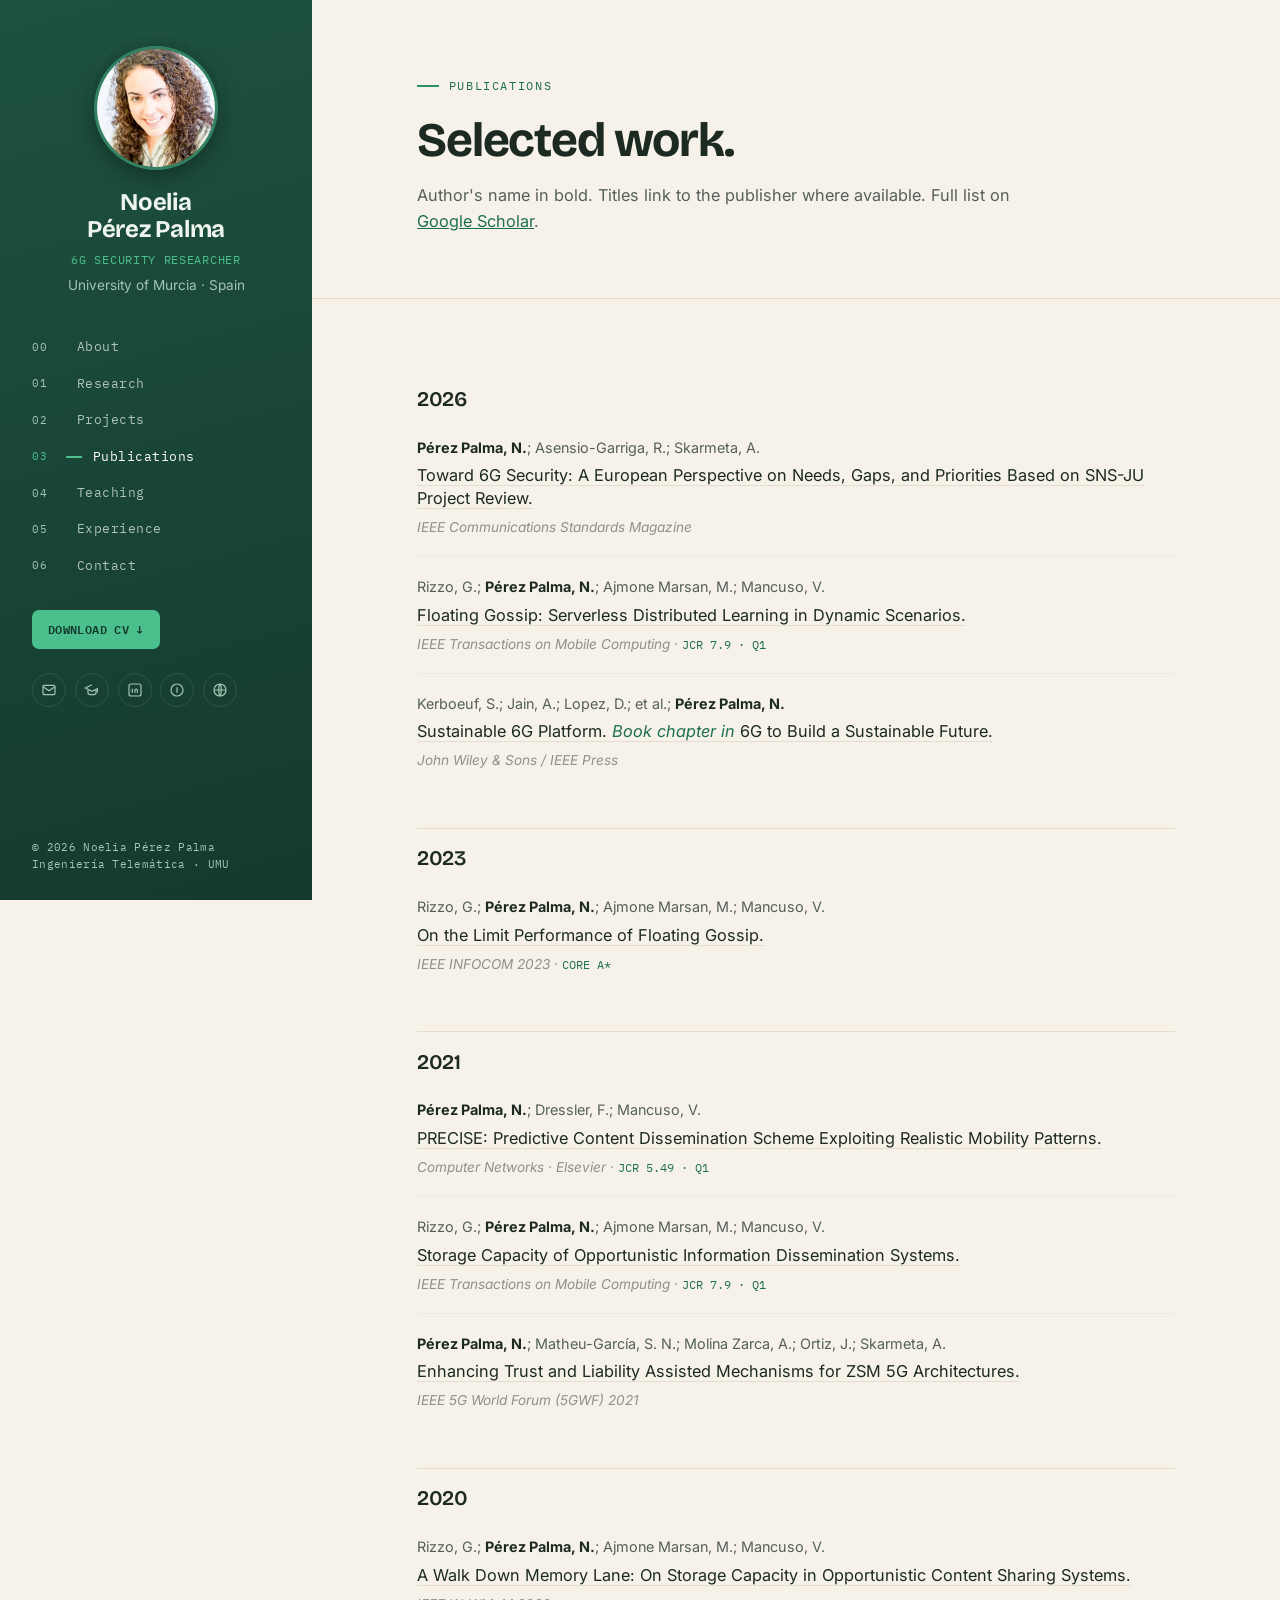
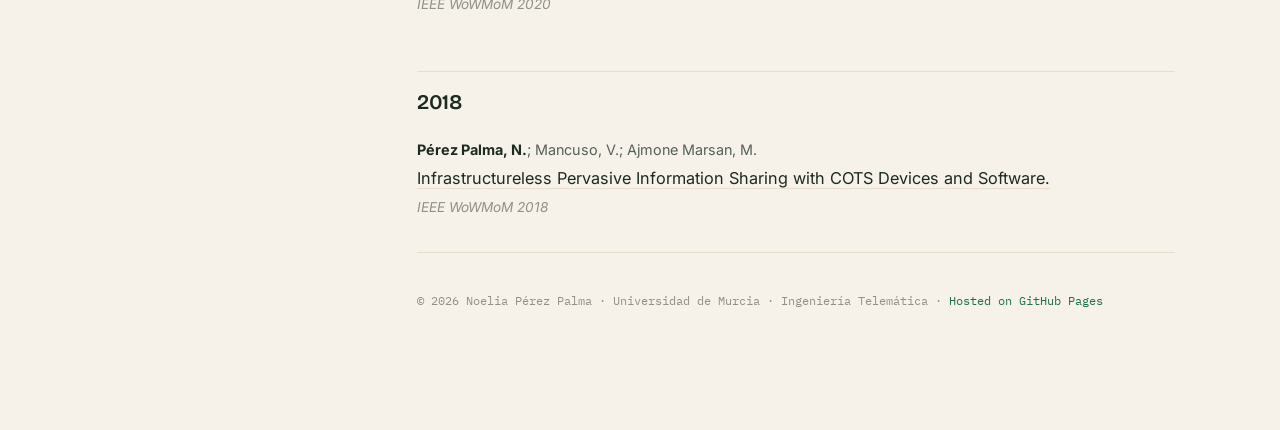
<file: publications.html>
<!DOCTYPE html>
<html lang="en">
<head>
<meta charset="UTF-8">
<meta name="viewport" content="width=device-width, initial-scale=1">
<title>Publications — Noelia Pérez Palma</title>
<link rel="preconnect" href="https://fonts.googleapis.com">
<link rel="preconnect" href="https://fonts.gstatic.com" crossorigin>
<link href="https://fonts.googleapis.com/css2?family=Bricolage+Grotesque:opsz,wght@12..96,400;12..96,500;12..96,600;12..96,700&family=Inter:wght@400;500;600&family=IBM+Plex+Mono:wght@400;500;600&display=swap" rel="stylesheet">
<style>
/* ============================================================
   Noelia Pérez Palma — personal site
   Shared stylesheet (multi-page)
   Fonts: Bricolage Grotesque (display) · Inter (body) · IBM Plex Mono (data)
   ============================================================ */
:root{
  --sidebar-1:#1e5140; --sidebar-2:#143a2e;
  --bg:#f6f2e9; --card:#fffdf7;
  --ink:#1c2a22; --ink-soft:#55605a; --ink-mute:#8f9188;
  --line:#e6ddcb; --line-2:#efe9db;
  --accent:#2a8f66; --accent-deep:#1d6f4f; --accent-bright:#4bbf8c;
  --sb-text:#eef4ee; --sb-mute:#a4c4b4; --sb-line:rgba(255,255,255,.10);
  --serif:'Bricolage Grotesque',system-ui,sans-serif;
  --sans:'Inter',system-ui,sans-serif;
  --mono:'IBM Plex Mono',ui-monospace,monospace;
  --sb-w:312px;
  --maxw:860px;
}
*{box-sizing:border-box;margin:0;padding:0}
html{scroll-behavior:smooth}
body{font-family:var(--sans);color:var(--ink);background:var(--bg);line-height:1.6;-webkit-font-smoothing:antialiased}
a{color:inherit}
em{font-style:italic;color:var(--accent-deep)}

/* ---------------- SIDEBAR ---------------- */
.sidebar{
  position:fixed;top:0;left:0;bottom:0;width:var(--sb-w);
  background:linear-gradient(165deg,var(--sidebar-1),var(--sidebar-2));
  color:var(--sb-text);padding:2.4rem 2rem 1.6rem;
  display:flex;flex-direction:column;overflow-y:auto;z-index:20;
}
.sb-top{position:relative;text-align:center;padding-top:.5rem}
.signal{position:absolute;top:-6px;left:50%;transform:translateX(-50%);width:230px;height:150px;pointer-events:none;opacity:.5}
.signal circle{fill:none;stroke:var(--accent-bright);stroke-width:1}
.signal .r1{opacity:.55}.signal .r2{opacity:.32}.signal .r3{opacity:.16}
@media (prefers-reduced-motion:no-preference){
  .signal .r1{animation:pulse 4.2s ease-out infinite}
  .signal .r2{animation:pulse 4.2s ease-out infinite .5s}
  .signal .r3{animation:pulse 4.2s ease-out infinite 1s}
  @keyframes pulse{0%{opacity:0;transform:scale(.6)}30%{opacity:.5}100%{opacity:0;transform:scale(1.15)}}
  .signal{transform-box:fill-box}
}
.photo{position:relative;width:124px;height:124px;border-radius:50%;object-fit:cover;margin:0 auto;display:block;border:3px solid rgba(75,191,140,.55);box-shadow:0 6px 22px rgba(0,0,0,.35);background:#143a2e}
.photo-fallback{width:124px;height:124px;border-radius:50%;margin:0 auto;display:none;align-items:center;justify-content:center;font-family:var(--serif);font-size:2.4rem;color:var(--accent-bright);border:3px solid rgba(75,191,140,.55);background:#143a2e}
.sb-name{font-family:var(--serif);font-weight:700;font-size:1.5rem;line-height:1.12;letter-spacing:-.01em;margin-top:1.15rem}
.sb-name a{text-decoration:none;color:inherit}
.sb-role{font-family:var(--mono);font-size:.72rem;letter-spacing:.06em;text-transform:uppercase;color:var(--accent-bright);margin-top:.55rem}
.sb-place{font-size:.85rem;color:var(--sb-mute);margin-top:.35rem}
.sb-nav{margin-top:2rem;list-style:none}
.sb-nav a{display:flex;align-items:center;gap:.7rem;text-decoration:none;font-family:var(--mono);font-size:.8rem;letter-spacing:.04em;color:rgba(234,243,244,.72);padding:.5rem 0;transition:color .18s ease}
.sb-nav a .bar{width:0;height:2px;background:var(--accent-bright);transition:width .2s ease;flex:none}
.sb-nav a .num{font-size:.68rem;color:var(--sb-mute);width:1.4rem;flex:none}
.sb-nav a:hover,.sb-nav a.active{color:#fff}
.sb-nav a:hover .bar,.sb-nav a.active .bar{width:16px}
.sb-nav a.active .num{color:var(--accent-bright)}
.sb-cv{display:inline-flex;align-items:center;gap:.5rem;margin-top:1.6rem;font-family:var(--mono);font-size:.76rem;letter-spacing:.03em;text-transform:uppercase;color:#143a2e;background:var(--accent-bright);text-decoration:none;padding:.62rem 1rem;border-radius:7px;font-weight:600;transition:transform .15s ease,box-shadow .15s ease;align-self:flex-start}
.sb-cv:hover{transform:translateY(-1px);box-shadow:0 6px 16px rgba(75,191,140,.3)}
.sb-social{display:flex;gap:.55rem;margin-top:1.5rem;flex-wrap:wrap}
.sb-social a{width:34px;height:34px;border-radius:50%;border:1px solid var(--sb-line);display:flex;align-items:center;justify-content:center;color:var(--sb-mute);text-decoration:none;transition:all .18s ease}
.sb-social a:hover{color:#143a2e;background:var(--accent-bright);border-color:var(--accent-bright);transform:translateY(-2px)}
.sb-social svg{width:16px;height:16px;display:block}
.sb-foot{margin-top:auto;padding-top:1.6rem;font-family:var(--mono);font-size:.66rem;color:var(--sb-mute);letter-spacing:.03em;line-height:1.7}

/* ---------------- MAIN ---------------- */
.main{margin-left:var(--sb-w)}
.wrap{max-width:var(--maxw);margin:0 auto;padding:0 clamp(1.5rem,4vw,4rem)}
section{padding:4rem 0;border-top:1px solid var(--line)}
section:first-of-type{border-top:none}
.eyebrow{font-family:var(--mono);font-size:.72rem;letter-spacing:.14em;text-transform:uppercase;color:var(--accent-deep);display:flex;align-items:center;gap:.6rem;margin-bottom:1.3rem}
.eyebrow::before{content:"";width:22px;height:2px;background:var(--accent)}
h2{font-family:var(--serif);font-weight:600;font-size:clamp(1.7rem,3.4vw,2.3rem);letter-spacing:-.02em;line-height:1.1;color:var(--ink)}
.lede{color:var(--ink-soft);font-size:1.02rem;margin-top:.8rem;max-width:62ch}

/* page header (interior pages) */
.page-head{padding-top:clamp(3rem,6vw,5rem)}
.page-head h1{font-family:var(--serif);font-weight:700;font-size:clamp(2rem,4.4vw,3rem);line-height:1.04;letter-spacing:-.025em}
.page-head .lede{margin-top:1rem}

/* HERO (home) */
.hero{padding-top:clamp(3.5rem,7vw,6rem)}
.hero-eyebrow{font-family:var(--mono);font-size:.74rem;letter-spacing:.12em;text-transform:uppercase;color:var(--accent-deep);margin-bottom:1.2rem}
.hero h1{font-family:var(--serif);font-weight:700;font-size:clamp(2.1rem,5vw,3.35rem);line-height:1.05;letter-spacing:-.025em}
.hero h1 em{color:var(--accent-deep)}
.hero p.intro{font-size:1.12rem;color:var(--ink-soft);margin-top:1.5rem;max-width:56ch}
.hero-cta{display:flex;gap:.9rem;margin-top:2rem;flex-wrap:wrap}
.btn{font-family:var(--mono);font-size:.82rem;letter-spacing:.02em;text-decoration:none;padding:.8rem 1.4rem;border-radius:8px;transition:all .16s ease}
.btn-1{background:var(--ink);color:#fff}
.btn-1:hover{background:var(--accent-deep);transform:translateY(-1px)}
.btn-2{border:1px solid var(--line);color:var(--ink)}
.btn-2:hover{border-color:var(--accent);color:var(--accent-deep)}
.facts{display:flex;flex-wrap:wrap;gap:.6rem;margin-top:2.4rem}
.chip{font-family:var(--mono);font-size:.74rem;letter-spacing:.02em;color:var(--ink-soft);background:var(--card);border:1px solid var(--line);border-radius:999px;padding:.45rem .9rem}
.chip b{color:var(--accent-deep);font-weight:600}

/* prose */
.prose p{margin-top:1.1rem;color:var(--ink-soft);max-width:64ch}
.prose p:first-child{margin-top:0}
.prose strong{color:var(--ink);font-weight:600}

/* research cards */
.grid{display:grid;grid-template-columns:1fr 1fr;gap:1rem}
.rcard{background:var(--card);border:1px solid var(--line);border-radius:12px;padding:1.5rem;transition:transform .16s ease,box-shadow .16s ease,border-color .16s ease}
.rcard:hover{transform:translateY(-3px);box-shadow:0 10px 28px rgba(19,37,45,.08);border-color:#d4dcde}
.rcard .tick{width:26px;height:26px;border-radius:7px;background:rgba(42,143,102,.12);color:var(--accent-deep);display:flex;align-items:center;justify-content:center;margin-bottom:.9rem}
.rcard .tick svg{width:15px;height:15px}
.rcard h3{font-family:var(--serif);font-weight:600;font-size:1.12rem;letter-spacing:-.01em;line-height:1.2}
.rcard p{font-size:.92rem;color:var(--ink-soft);margin-top:.55rem}

/* subhead within a page */
.subhead{font-family:var(--mono);font-size:.72rem;letter-spacing:.1em;text-transform:uppercase;color:var(--ink-mute);margin:2.6rem 0 1.2rem;padding-bottom:.5rem;border-bottom:1px solid var(--line)}

/* projects */
.proj{display:grid;grid-template-columns:150px 1fr;gap:1.6rem;padding:1.7rem 0;border-top:1px solid var(--line-2)}
.proj:first-child{border-top:none}
.proj-side{display:flex;flex-direction:column;gap:.3rem}
.proj-years{font-family:var(--mono);font-size:.76rem;color:var(--ink-mute)}
.proj-budget{font-family:var(--serif);font-weight:600;font-size:1.35rem;color:var(--accent-deep);letter-spacing:-.02em;line-height:1}
.proj h3{font-family:var(--serif);font-weight:600;font-size:1.2rem;letter-spacing:-.01em}
.proj .role{font-size:.9rem;color:var(--accent-deep);font-weight:500;margin-top:.25rem}
.proj .desc{font-size:.92rem;color:var(--ink-soft);margin-top:.5rem;max-width:62ch}
.proj-extra{display:flex;align-items:center;gap:1rem;margin-top:1rem;flex-wrap:wrap}
.logo-btn{display:flex;align-items:center;justify-content:flex-start;width:100%;max-width:150px;height:46px;padding:6px 10px;border-radius:8px;background:var(--accent-deep);border:1px solid var(--accent-deep);text-decoration:none;transition:transform .15s ease,box-shadow .15s ease;overflow:hidden}
.logo-btn:hover{transform:translateY(-1px);box-shadow:0 4px 14px rgba(29,111,79,.3)}
.logo-btn img{max-width:100%;max-height:100%;object-fit:contain}
.logo-btn img.inv{filter:brightness(0) invert(1)}
.cordis{font-family:var(--mono);font-size:.7rem;letter-spacing:.04em;text-transform:uppercase}
.cordis a{color:var(--accent-deep);text-decoration:none;border-bottom:1px solid transparent;transition:border-color .15s}
.cordis a:hover{border-bottom-color:var(--accent-deep)}
/* compact earlier projects */
.pminor{display:grid;grid-template-columns:130px 1fr;gap:1.4rem;padding:1.1rem 0;border-top:1px solid var(--line-2)}
.pminor:first-child{border-top:none}
.pminor .yr{font-family:var(--mono);font-size:.74rem;color:var(--ink-mute)}
.pminor h4{font-family:var(--serif);font-weight:600;font-size:1.02rem}
.pminor p{font-size:.88rem;color:var(--ink-soft);margin-top:.25rem;max-width:64ch}
.pminor .code{font-family:var(--mono);font-size:.72rem;color:var(--accent-deep);margin-top:.3rem}

/* publications */
.year-head{font-family:var(--serif);font-weight:600;font-size:1.3rem;color:var(--ink);margin:2.4rem 0 .4rem;padding-top:1.2rem;border-top:1px solid var(--line)}
.year-head.first{border-top:none;padding-top:0;margin-top:1.6rem}
.pub{display:grid;grid-template-columns:1fr;gap:.2rem;padding:1.1rem 0;border-top:1px solid var(--line-2)}
.pub.firstinyear{border-top:none}
.pub-auth{font-size:.9rem;color:var(--ink-soft)}
.pub-auth strong{color:var(--ink)}
.pub-t{margin-top:.15rem;font-size:1.02rem;line-height:1.4}
.pub-t a{color:var(--ink);text-decoration:none;border-bottom:1px solid var(--line);transition:color .15s,border-color .15s}
.pub-t a:hover{color:var(--accent-deep);border-color:var(--accent)}
.pub-v{font-size:.85rem;color:var(--ink-mute);margin-top:.25rem;font-style:italic}
.pub-v .metric{font-family:var(--mono);font-style:normal;font-size:.72rem;color:var(--accent-deep)}

/* timeline */
.tl{list-style:none;position:relative;margin-left:8px}
.tl::before{content:"";position:absolute;left:0;top:6px;bottom:6px;width:2px;background:var(--line)}
.tli{position:relative;padding:0 0 1.9rem 2rem}
.tli:last-child{padding-bottom:0}
.tli::before{content:"";position:absolute;left:-5px;top:5px;width:12px;height:12px;border-radius:50%;background:var(--card);border:2px solid var(--accent)}
.tli .dates{font-family:var(--mono);font-size:.74rem;color:var(--ink-mute);letter-spacing:.02em}
.tli h3{font-family:var(--serif);font-weight:600;font-size:1.08rem;margin-top:.15rem}
.tli .org{font-size:.9rem;color:var(--accent-deep);font-weight:500;margin-top:.1rem}
.tli .d{font-size:.9rem;color:var(--ink-soft);margin-top:.4rem;max-width:62ch}

/* teaching / listing rows */
.trow{display:grid;grid-template-columns:120px 1fr;gap:1.3rem;padding:1.05rem 0;border-top:1px solid var(--line-2)}
.trow:first-child{border-top:none}
.trow .yr{font-family:var(--mono);font-size:.76rem;color:var(--accent-deep)}
.trow h4{font-family:var(--serif);font-weight:600;font-size:1.04rem}
.trow p{font-size:.88rem;color:var(--ink-soft);margin-top:.2rem}

/* generic cards grid (service, education, grants) */
.scards{display:grid;grid-template-columns:1fr 1fr;gap:1rem}
.scard{background:var(--card);border:1px solid var(--line);border-radius:12px;padding:1.4rem}
.scard h3{font-family:var(--serif);font-weight:600;font-size:1.05rem}
.scard p{font-size:.9rem;color:var(--ink-soft);margin-top:.5rem}
.scard ul{margin:.5rem 0 0 1rem;font-size:.9rem;color:var(--ink-soft)}
.scard li{margin-top:.3rem}

/* simple list (grants, courses) */
.slist{list-style:none;margin-top:.6rem}
.slist li{display:grid;grid-template-columns:130px 1fr;gap:1rem;padding:.6rem 0;border-top:1px solid var(--line-2);font-size:.9rem;color:var(--ink-soft)}
.slist li:first-child{border-top:none}
.slist li .y{font-family:var(--mono);font-size:.74rem;color:var(--ink-mute)}

/* contact */
.contact-grid{display:grid;grid-template-columns:1fr 1fr;gap:.8rem;margin-top:.5rem}
.ccard{display:flex;flex-direction:column;gap:.2rem;background:var(--card);border:1px solid var(--line);border-radius:10px;padding:1.1rem 1.3rem;text-decoration:none;transition:all .16s ease}
.ccard:hover{border-color:var(--accent);transform:translateY(-2px);box-shadow:0 8px 20px rgba(19,37,45,.06)}
.ccard .cl{font-family:var(--mono);font-size:.68rem;letter-spacing:.08em;text-transform:uppercase;color:var(--ink-mute)}
.ccard .cv{font-size:.98rem;color:var(--ink);font-weight:500}

.foot{padding:2.4rem 0 3.5rem;font-family:var(--mono);font-size:.72rem;color:var(--ink-mute);border-top:1px solid var(--line);margin-top:1rem}
.foot a{color:var(--accent-deep);text-decoration:none}

/* ---------------- RESPONSIVE ---------------- */
@media (max-width:980px){
  .sidebar{position:static;width:100%;min-height:auto;flex-direction:column;padding:2rem 1.5rem}
  .main{margin-left:0}
  .signal{display:none}
  .sb-nav{display:flex;flex-wrap:wrap;gap:.2rem 1.2rem;margin-top:1.5rem}
  .sb-nav a{padding:.35rem 0}
  .sb-nav a .num{display:none}
  .sb-foot{display:none}
}
@media (max-width:620px){
  .grid,.scards,.contact-grid{grid-template-columns:1fr}
  .proj,.pminor,.trow{grid-template-columns:1fr;gap:.5rem}
  .slist li{grid-template-columns:1fr}
}


/* acronym badge (for projects without a hotlinkable logo) */
.logo-btn.acr{justify-content:center;font-family:var(--serif);font-weight:700;color:#fff;font-size:1rem;letter-spacing:.01em;text-decoration:none}
.logo-btn.static{cursor:default}
.logo-btn.static:hover{transform:none;box-shadow:none}
.proj-fund{font-family:var(--mono);font-size:.68rem;letter-spacing:.03em;color:var(--ink-mute);text-transform:uppercase;line-height:1.5;margin-top:.15rem}
.logo-btn.acr{font-size:.9rem;white-space:nowrap;padding:6px 8px}

.trow h4 .en{font-family:var(--sans);font-weight:400;font-style:italic;color:var(--ink-mute);font-size:.82rem;margin-left:.1rem}






/* institution logos in experience timeline */
.tli{padding-right:66px}
.tli-logo{position:absolute;right:0;top:2px;width:52px;height:52px;border:1px solid var(--line);border-radius:11px;background:#fff;display:flex;align-items:center;justify-content:center;padding:7px;box-shadow:0 1px 3px rgba(0,0,0,.05)}
.tli-logo img{max-width:100%;max-height:100%;object-fit:contain}
.tli-logo span{display:none;font-family:var(--serif);font-weight:700;color:var(--accent-deep);font-size:.9rem;align-items:center;justify-content:center;width:100%;height:100%}
@media (max-width:620px){.tli{padding-right:56px}.tli-logo{width:44px;height:44px}}

</style>
</head>
<body>
<aside class="sidebar">
  <div class="sb-top">
    <svg class="signal" viewBox="0 0 230 150" aria-hidden="true">
      <circle class="r3" cx="115" cy="66" r="66"/>
      <circle class="r2" cx="115" cy="66" r="46"/>
      <circle class="r1" cx="115" cy="66" r="26"/>
    </svg>
    <img class="photo" src="noelia.jpg" alt="Noelia Pérez Palma" onerror="this.style.display='none';this.nextElementSibling.style.display='flex'">
    <div class="photo-fallback">NP</div>
    <div class="sb-name"><a href="index.html">Noelia<br>Pérez Palma</a></div>
    <div class="sb-role">6G Security Researcher</div>
    <div class="sb-place">University of Murcia · Spain</div>
  </div>
  <nav>
    <ul class="sb-nav">
      <li><a href="index.html"><span class="num">00</span><span class="bar"></span>About</a></li>
      <li><a href="research.html"><span class="num">01</span><span class="bar"></span>Research</a></li>
      <li><a href="projects.html"><span class="num">02</span><span class="bar"></span>Projects</a></li>
      <li><a href="publications.html" class="active"><span class="num">03</span><span class="bar"></span>Publications</a></li>
      <li><a href="teaching.html"><span class="num">04</span><span class="bar"></span>Teaching</a></li>
      <li><a href="experience.html"><span class="num">05</span><span class="bar"></span>Experience</a></li>
      <li><a href="contact.html"><span class="num">06</span><span class="bar"></span>Contact</a></li>
    </ul>
  </nav>
  <a class="sb-cv" href="cv.pdf" target="_blank" rel="noopener">Download CV ↓</a>
  <div class="sb-social">
    <a href="mailto:noelia.perez3@um.es" title="Email" aria-label="Email"><svg viewBox="0 0 24 24" fill="none" stroke="currentColor" stroke-width="1.8"><rect x="3" y="5" width="18" height="14" rx="2"/><path d="m3 7 9 6 9-6"/></svg></a>
    <a href="https://scholar.google.com/citations?user=sKx3AEAAAAAJ&amp;hl=es" target="_blank" rel="noopener" title="Google Scholar" aria-label="Google Scholar"><svg viewBox="0 0 24 24" fill="none" stroke="currentColor" stroke-width="1.8"><path d="M12 4 2 9l10 5 8-4v6"/><path d="M6 12v4c0 1.5 2.7 3 6 3s6-1.5 6-3v-4"/></svg></a>
    <a href="https://www.linkedin.com/in/noelia-perez-palma/" target="_blank" rel="noopener" title="LinkedIn" aria-label="LinkedIn"><svg viewBox="0 0 24 24" fill="none" stroke="currentColor" stroke-width="1.8"><rect x="3" y="3" width="18" height="18" rx="3"/><path d="M8 10v6M8 7v.01M12 16v-3.5c0-1 .8-1.8 1.8-1.8s1.8.8 1.8 1.8V16"/></svg></a>
    <a href="https://orcid.org/0000-0001-6131-7106" target="_blank" rel="noopener" title="ORCID" aria-label="ORCID"><svg viewBox="0 0 24 24" fill="none" stroke="currentColor" stroke-width="1.8"><circle cx="12" cy="12" r="9"/><path d="M12 8v8M9 8v.01"/></svg></a>
    <a href="https://portalinvestigacion.um.es/investigadores/378258/detalle" target="_blank" rel="noopener" title="UMU Research Portal" aria-label="UMU Research Portal"><svg viewBox="0 0 24 24" fill="none" stroke="currentColor" stroke-width="1.8"><circle cx="12" cy="12" r="9"/><path d="M3 12h18M12 3c2.5 2.5 2.5 15 0 18M12 3c-2.5 2.5-2.5 15 0 18"/></svg></a>
  </div>
  <div class="sb-foot">© 2026 Noelia Pérez Palma<br>Ingeniería Telemática · UMU</div>
</aside>
<div class="main">
  <section class="page-head">
    <div class="wrap">
      <p class="eyebrow">Publications</p>
      <h1>Selected work.</h1>
      <p class="lede">Author's name in bold. Titles link to the publisher where available. Full list on <a href="https://scholar.google.com/citations?user=sKx3AEAAAAAJ&amp;hl=es" target="_blank" rel="noopener" style="color:var(--accent-deep)">Google Scholar</a>.</p>
    </div>
  </section>
  <section>
    <div class="wrap">
      <h2 class="year-head first">2026</h2>
        <div class="pub firstinyear">
          <p class="pub-auth"><strong>Pérez Palma, N.</strong>; Asensio-Garriga, R.; Skarmeta, A.</p>
          <p class="pub-t"><a href="https://doi.org/10.1109/MCOMSTD.2026.3671362" target="_blank" rel="noopener">Toward 6G Security: A European Perspective on Needs, Gaps, and Priorities Based on SNS-JU Project Review.</a></p>
          <p class="pub-v">IEEE Communications Standards Magazine</p>
        </div>
        <div class="pub">
          <p class="pub-auth">Rizzo, G.; <strong>Pérez Palma, N.</strong>; Ajmone Marsan, M.; Mancuso, V.</p>
          <p class="pub-t"><a href="https://ieeexplore.ieee.org/author/37088527083" target="_blank" rel="noopener">Floating Gossip: Serverless Distributed Learning in Dynamic Scenarios.</a></p>
          <p class="pub-v">IEEE Transactions on Mobile Computing · <span class="metric">JCR 7.9 · Q1</span></p>
        </div>
        <div class="pub">
          <p class="pub-auth">Kerboeuf, S.; Jain, A.; Lopez, D.; et al.; <strong>Pérez Palma, N.</strong></p>
          <p class="pub-t"><a href="https://doi.org/10.1002/9781394363605.ch3" target="_blank" rel="noopener">Sustainable 6G Platform. <em>Book chapter in</em> 6G to Build a Sustainable Future.</a></p>
          <p class="pub-v">John Wiley &amp; Sons / IEEE Press</p>
        </div>

      <h2 class="year-head">2023</h2>
        <div class="pub firstinyear">
          <p class="pub-auth">Rizzo, G.; <strong>Pérez Palma, N.</strong>; Ajmone Marsan, M.; Mancuso, V.</p>
          <p class="pub-t"><a href="https://ieeexplore.ieee.org/author/37088527083" target="_blank" rel="noopener">On the Limit Performance of Floating Gossip.</a></p>
          <p class="pub-v">IEEE INFOCOM 2023 · <span class="metric">CORE A*</span></p>
        </div>

      <h2 class="year-head">2021</h2>
        <div class="pub firstinyear">
          <p class="pub-auth"><strong>Pérez Palma, N.</strong>; Dressler, F.; Mancuso, V.</p>
          <p class="pub-t"><a href="https://www.sciencedirect.com/science/article/abs/pii/S1389128621004746" target="_blank" rel="noopener">PRECISE: Predictive Content Dissemination Scheme Exploiting Realistic Mobility Patterns.</a></p>
          <p class="pub-v">Computer Networks · Elsevier · <span class="metric">JCR 5.49 · Q1</span></p>
        </div>
        <div class="pub">
          <p class="pub-auth">Rizzo, G.; <strong>Pérez Palma, N.</strong>; Ajmone Marsan, M.; Mancuso, V.</p>
          <p class="pub-t"><a href="https://ieeexplore.ieee.org/document/9347799/" target="_blank" rel="noopener">Storage Capacity of Opportunistic Information Dissemination Systems.</a></p>
          <p class="pub-v">IEEE Transactions on Mobile Computing · <span class="metric">JCR 7.9 · Q1</span></p>
        </div>
        <div class="pub">
          <p class="pub-auth"><strong>Pérez Palma, N.</strong>; Matheu-García, S. N.; Molina Zarca, A.; Ortiz, J.; Skarmeta, A.</p>
          <p class="pub-t"><a href="https://ieeexplore.ieee.org/document/9605057/" target="_blank" rel="noopener">Enhancing Trust and Liability Assisted Mechanisms for ZSM 5G Architectures.</a></p>
          <p class="pub-v">IEEE 5G World Forum (5GWF) 2021</p>
        </div>

      <h2 class="year-head">2020</h2>
        <div class="pub firstinyear">
          <p class="pub-auth">Rizzo, G.; <strong>Pérez Palma, N.</strong>; Ajmone Marsan, M.; Mancuso, V.</p>
          <p class="pub-t"><a href="https://ieeexplore.ieee.org/document/9217727/" target="_blank" rel="noopener">A Walk Down Memory Lane: On Storage Capacity in Opportunistic Content Sharing Systems.</a></p>
          <p class="pub-v">IEEE WoWMoM 2020</p>
        </div>

      <h2 class="year-head">2018</h2>
        <div class="pub firstinyear">
          <p class="pub-auth"><strong>Pérez Palma, N.</strong>; Mancuso, V.; Ajmone Marsan, M.</p>
          <p class="pub-t"><a href="https://dspace.networks.imdea.org/bitstream/handle/20.500.12761/531/Infrastructureless_Pervasive_Information_Sharing_COTS_2018_EN.pdf?sequence=1" target="_blank" rel="noopener">Infrastructureless Pervasive Information Sharing with COTS Devices and Software.</a></p>
          <p class="pub-v">IEEE WoWMoM 2018</p>
        </div>
      <div class="foot">© 2026 Noelia Pérez Palma · Universidad de Murcia · Ingeniería Telemática · <a href="https://pages.github.com" target="_blank" rel="noopener">Hosted on GitHub Pages</a></div>
    </div>
  </section>
</div>
</body>
</html>
</file>
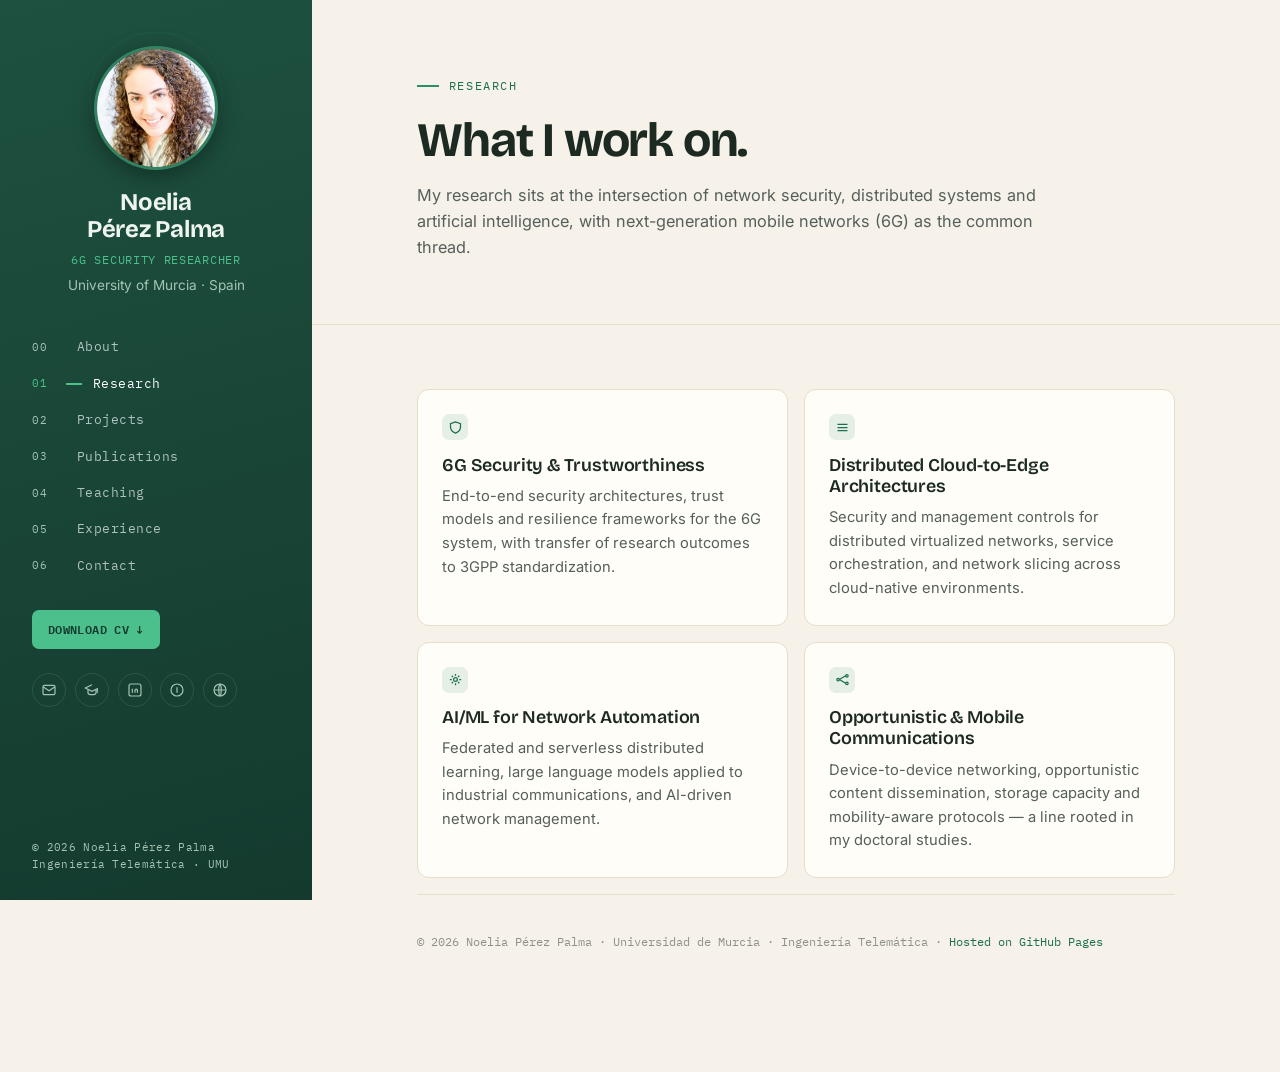
<file: research.html>
<!DOCTYPE html>
<html lang="en">
<head>
<meta charset="UTF-8">
<meta name="viewport" content="width=device-width, initial-scale=1">
<title>Research — Noelia Pérez Palma</title>
<link rel="preconnect" href="https://fonts.googleapis.com">
<link rel="preconnect" href="https://fonts.gstatic.com" crossorigin>
<link href="https://fonts.googleapis.com/css2?family=Bricolage+Grotesque:opsz,wght@12..96,400;12..96,500;12..96,600;12..96,700&family=Inter:wght@400;500;600&family=IBM+Plex+Mono:wght@400;500;600&display=swap" rel="stylesheet">
<style>
/* ============================================================
   Noelia Pérez Palma — personal site
   Shared stylesheet (multi-page)
   Fonts: Bricolage Grotesque (display) · Inter (body) · IBM Plex Mono (data)
   ============================================================ */
:root{
  --sidebar-1:#1e5140; --sidebar-2:#143a2e;
  --bg:#f6f2e9; --card:#fffdf7;
  --ink:#1c2a22; --ink-soft:#55605a; --ink-mute:#8f9188;
  --line:#e6ddcb; --line-2:#efe9db;
  --accent:#2a8f66; --accent-deep:#1d6f4f; --accent-bright:#4bbf8c;
  --sb-text:#eef4ee; --sb-mute:#a4c4b4; --sb-line:rgba(255,255,255,.10);
  --serif:'Bricolage Grotesque',system-ui,sans-serif;
  --sans:'Inter',system-ui,sans-serif;
  --mono:'IBM Plex Mono',ui-monospace,monospace;
  --sb-w:312px;
  --maxw:860px;
}
*{box-sizing:border-box;margin:0;padding:0}
html{scroll-behavior:smooth}
body{font-family:var(--sans);color:var(--ink);background:var(--bg);line-height:1.6;-webkit-font-smoothing:antialiased}
a{color:inherit}
em{font-style:italic;color:var(--accent-deep)}

/* ---------------- SIDEBAR ---------------- */
.sidebar{
  position:fixed;top:0;left:0;bottom:0;width:var(--sb-w);
  background:linear-gradient(165deg,var(--sidebar-1),var(--sidebar-2));
  color:var(--sb-text);padding:2.4rem 2rem 1.6rem;
  display:flex;flex-direction:column;overflow-y:auto;z-index:20;
}
.sb-top{position:relative;text-align:center;padding-top:.5rem}
.signal{position:absolute;top:-6px;left:50%;transform:translateX(-50%);width:230px;height:150px;pointer-events:none;opacity:.5}
.signal circle{fill:none;stroke:var(--accent-bright);stroke-width:1}
.signal .r1{opacity:.55}.signal .r2{opacity:.32}.signal .r3{opacity:.16}
@media (prefers-reduced-motion:no-preference){
  .signal .r1{animation:pulse 4.2s ease-out infinite}
  .signal .r2{animation:pulse 4.2s ease-out infinite .5s}
  .signal .r3{animation:pulse 4.2s ease-out infinite 1s}
  @keyframes pulse{0%{opacity:0;transform:scale(.6)}30%{opacity:.5}100%{opacity:0;transform:scale(1.15)}}
  .signal{transform-box:fill-box}
}
.photo{position:relative;width:124px;height:124px;border-radius:50%;object-fit:cover;margin:0 auto;display:block;border:3px solid rgba(75,191,140,.55);box-shadow:0 6px 22px rgba(0,0,0,.35);background:#143a2e}
.photo-fallback{width:124px;height:124px;border-radius:50%;margin:0 auto;display:none;align-items:center;justify-content:center;font-family:var(--serif);font-size:2.4rem;color:var(--accent-bright);border:3px solid rgba(75,191,140,.55);background:#143a2e}
.sb-name{font-family:var(--serif);font-weight:700;font-size:1.5rem;line-height:1.12;letter-spacing:-.01em;margin-top:1.15rem}
.sb-name a{text-decoration:none;color:inherit}
.sb-role{font-family:var(--mono);font-size:.72rem;letter-spacing:.06em;text-transform:uppercase;color:var(--accent-bright);margin-top:.55rem}
.sb-place{font-size:.85rem;color:var(--sb-mute);margin-top:.35rem}
.sb-nav{margin-top:2rem;list-style:none}
.sb-nav a{display:flex;align-items:center;gap:.7rem;text-decoration:none;font-family:var(--mono);font-size:.8rem;letter-spacing:.04em;color:rgba(234,243,244,.72);padding:.5rem 0;transition:color .18s ease}
.sb-nav a .bar{width:0;height:2px;background:var(--accent-bright);transition:width .2s ease;flex:none}
.sb-nav a .num{font-size:.68rem;color:var(--sb-mute);width:1.4rem;flex:none}
.sb-nav a:hover,.sb-nav a.active{color:#fff}
.sb-nav a:hover .bar,.sb-nav a.active .bar{width:16px}
.sb-nav a.active .num{color:var(--accent-bright)}
.sb-cv{display:inline-flex;align-items:center;gap:.5rem;margin-top:1.6rem;font-family:var(--mono);font-size:.76rem;letter-spacing:.03em;text-transform:uppercase;color:#143a2e;background:var(--accent-bright);text-decoration:none;padding:.62rem 1rem;border-radius:7px;font-weight:600;transition:transform .15s ease,box-shadow .15s ease;align-self:flex-start}
.sb-cv:hover{transform:translateY(-1px);box-shadow:0 6px 16px rgba(75,191,140,.3)}
.sb-social{display:flex;gap:.55rem;margin-top:1.5rem;flex-wrap:wrap}
.sb-social a{width:34px;height:34px;border-radius:50%;border:1px solid var(--sb-line);display:flex;align-items:center;justify-content:center;color:var(--sb-mute);text-decoration:none;transition:all .18s ease}
.sb-social a:hover{color:#143a2e;background:var(--accent-bright);border-color:var(--accent-bright);transform:translateY(-2px)}
.sb-social svg{width:16px;height:16px;display:block}
.sb-foot{margin-top:auto;padding-top:1.6rem;font-family:var(--mono);font-size:.66rem;color:var(--sb-mute);letter-spacing:.03em;line-height:1.7}

/* ---------------- MAIN ---------------- */
.main{margin-left:var(--sb-w)}
.wrap{max-width:var(--maxw);margin:0 auto;padding:0 clamp(1.5rem,4vw,4rem)}
section{padding:4rem 0;border-top:1px solid var(--line)}
section:first-of-type{border-top:none}
.eyebrow{font-family:var(--mono);font-size:.72rem;letter-spacing:.14em;text-transform:uppercase;color:var(--accent-deep);display:flex;align-items:center;gap:.6rem;margin-bottom:1.3rem}
.eyebrow::before{content:"";width:22px;height:2px;background:var(--accent)}
h2{font-family:var(--serif);font-weight:600;font-size:clamp(1.7rem,3.4vw,2.3rem);letter-spacing:-.02em;line-height:1.1;color:var(--ink)}
.lede{color:var(--ink-soft);font-size:1.02rem;margin-top:.8rem;max-width:62ch}

/* page header (interior pages) */
.page-head{padding-top:clamp(3rem,6vw,5rem)}
.page-head h1{font-family:var(--serif);font-weight:700;font-size:clamp(2rem,4.4vw,3rem);line-height:1.04;letter-spacing:-.025em}
.page-head .lede{margin-top:1rem}

/* HERO (home) */
.hero{padding-top:clamp(3.5rem,7vw,6rem)}
.hero-eyebrow{font-family:var(--mono);font-size:.74rem;letter-spacing:.12em;text-transform:uppercase;color:var(--accent-deep);margin-bottom:1.2rem}
.hero h1{font-family:var(--serif);font-weight:700;font-size:clamp(2.1rem,5vw,3.35rem);line-height:1.05;letter-spacing:-.025em}
.hero h1 em{color:var(--accent-deep)}
.hero p.intro{font-size:1.12rem;color:var(--ink-soft);margin-top:1.5rem;max-width:56ch}
.hero-cta{display:flex;gap:.9rem;margin-top:2rem;flex-wrap:wrap}
.btn{font-family:var(--mono);font-size:.82rem;letter-spacing:.02em;text-decoration:none;padding:.8rem 1.4rem;border-radius:8px;transition:all .16s ease}
.btn-1{background:var(--ink);color:#fff}
.btn-1:hover{background:var(--accent-deep);transform:translateY(-1px)}
.btn-2{border:1px solid var(--line);color:var(--ink)}
.btn-2:hover{border-color:var(--accent);color:var(--accent-deep)}
.facts{display:flex;flex-wrap:wrap;gap:.6rem;margin-top:2.4rem}
.chip{font-family:var(--mono);font-size:.74rem;letter-spacing:.02em;color:var(--ink-soft);background:var(--card);border:1px solid var(--line);border-radius:999px;padding:.45rem .9rem}
.chip b{color:var(--accent-deep);font-weight:600}

/* prose */
.prose p{margin-top:1.1rem;color:var(--ink-soft);max-width:64ch}
.prose p:first-child{margin-top:0}
.prose strong{color:var(--ink);font-weight:600}

/* research cards */
.grid{display:grid;grid-template-columns:1fr 1fr;gap:1rem}
.rcard{background:var(--card);border:1px solid var(--line);border-radius:12px;padding:1.5rem;transition:transform .16s ease,box-shadow .16s ease,border-color .16s ease}
.rcard:hover{transform:translateY(-3px);box-shadow:0 10px 28px rgba(19,37,45,.08);border-color:#d4dcde}
.rcard .tick{width:26px;height:26px;border-radius:7px;background:rgba(42,143,102,.12);color:var(--accent-deep);display:flex;align-items:center;justify-content:center;margin-bottom:.9rem}
.rcard .tick svg{width:15px;height:15px}
.rcard h3{font-family:var(--serif);font-weight:600;font-size:1.12rem;letter-spacing:-.01em;line-height:1.2}
.rcard p{font-size:.92rem;color:var(--ink-soft);margin-top:.55rem}

/* subhead within a page */
.subhead{font-family:var(--mono);font-size:.72rem;letter-spacing:.1em;text-transform:uppercase;color:var(--ink-mute);margin:2.6rem 0 1.2rem;padding-bottom:.5rem;border-bottom:1px solid var(--line)}

/* projects */
.proj{display:grid;grid-template-columns:150px 1fr;gap:1.6rem;padding:1.7rem 0;border-top:1px solid var(--line-2)}
.proj:first-child{border-top:none}
.proj-side{display:flex;flex-direction:column;gap:.3rem}
.proj-years{font-family:var(--mono);font-size:.76rem;color:var(--ink-mute)}
.proj-budget{font-family:var(--serif);font-weight:600;font-size:1.35rem;color:var(--accent-deep);letter-spacing:-.02em;line-height:1}
.proj h3{font-family:var(--serif);font-weight:600;font-size:1.2rem;letter-spacing:-.01em}
.proj .role{font-size:.9rem;color:var(--accent-deep);font-weight:500;margin-top:.25rem}
.proj .desc{font-size:.92rem;color:var(--ink-soft);margin-top:.5rem;max-width:62ch}
.proj-extra{display:flex;align-items:center;gap:1rem;margin-top:1rem;flex-wrap:wrap}
.logo-btn{display:flex;align-items:center;justify-content:flex-start;width:100%;max-width:150px;height:46px;padding:6px 10px;border-radius:8px;background:var(--accent-deep);border:1px solid var(--accent-deep);text-decoration:none;transition:transform .15s ease,box-shadow .15s ease;overflow:hidden}
.logo-btn:hover{transform:translateY(-1px);box-shadow:0 4px 14px rgba(29,111,79,.3)}
.logo-btn img{max-width:100%;max-height:100%;object-fit:contain}
.logo-btn img.inv{filter:brightness(0) invert(1)}
.cordis{font-family:var(--mono);font-size:.7rem;letter-spacing:.04em;text-transform:uppercase}
.cordis a{color:var(--accent-deep);text-decoration:none;border-bottom:1px solid transparent;transition:border-color .15s}
.cordis a:hover{border-bottom-color:var(--accent-deep)}
/* compact earlier projects */
.pminor{display:grid;grid-template-columns:130px 1fr;gap:1.4rem;padding:1.1rem 0;border-top:1px solid var(--line-2)}
.pminor:first-child{border-top:none}
.pminor .yr{font-family:var(--mono);font-size:.74rem;color:var(--ink-mute)}
.pminor h4{font-family:var(--serif);font-weight:600;font-size:1.02rem}
.pminor p{font-size:.88rem;color:var(--ink-soft);margin-top:.25rem;max-width:64ch}
.pminor .code{font-family:var(--mono);font-size:.72rem;color:var(--accent-deep);margin-top:.3rem}

/* publications */
.year-head{font-family:var(--serif);font-weight:600;font-size:1.3rem;color:var(--ink);margin:2.4rem 0 .4rem;padding-top:1.2rem;border-top:1px solid var(--line)}
.year-head.first{border-top:none;padding-top:0;margin-top:1.6rem}
.pub{display:grid;grid-template-columns:1fr;gap:.2rem;padding:1.1rem 0;border-top:1px solid var(--line-2)}
.pub.firstinyear{border-top:none}
.pub-auth{font-size:.9rem;color:var(--ink-soft)}
.pub-auth strong{color:var(--ink)}
.pub-t{margin-top:.15rem;font-size:1.02rem;line-height:1.4}
.pub-t a{color:var(--ink);text-decoration:none;border-bottom:1px solid var(--line);transition:color .15s,border-color .15s}
.pub-t a:hover{color:var(--accent-deep);border-color:var(--accent)}
.pub-v{font-size:.85rem;color:var(--ink-mute);margin-top:.25rem;font-style:italic}
.pub-v .metric{font-family:var(--mono);font-style:normal;font-size:.72rem;color:var(--accent-deep)}

/* timeline */
.tl{list-style:none;position:relative;margin-left:8px}
.tl::before{content:"";position:absolute;left:0;top:6px;bottom:6px;width:2px;background:var(--line)}
.tli{position:relative;padding:0 0 1.9rem 2rem}
.tli:last-child{padding-bottom:0}
.tli::before{content:"";position:absolute;left:-5px;top:5px;width:12px;height:12px;border-radius:50%;background:var(--card);border:2px solid var(--accent)}
.tli .dates{font-family:var(--mono);font-size:.74rem;color:var(--ink-mute);letter-spacing:.02em}
.tli h3{font-family:var(--serif);font-weight:600;font-size:1.08rem;margin-top:.15rem}
.tli .org{font-size:.9rem;color:var(--accent-deep);font-weight:500;margin-top:.1rem}
.tli .d{font-size:.9rem;color:var(--ink-soft);margin-top:.4rem;max-width:62ch}

/* teaching / listing rows */
.trow{display:grid;grid-template-columns:120px 1fr;gap:1.3rem;padding:1.05rem 0;border-top:1px solid var(--line-2)}
.trow:first-child{border-top:none}
.trow .yr{font-family:var(--mono);font-size:.76rem;color:var(--accent-deep)}
.trow h4{font-family:var(--serif);font-weight:600;font-size:1.04rem}
.trow p{font-size:.88rem;color:var(--ink-soft);margin-top:.2rem}

/* generic cards grid (service, education, grants) */
.scards{display:grid;grid-template-columns:1fr 1fr;gap:1rem}
.scard{background:var(--card);border:1px solid var(--line);border-radius:12px;padding:1.4rem}
.scard h3{font-family:var(--serif);font-weight:600;font-size:1.05rem}
.scard p{font-size:.9rem;color:var(--ink-soft);margin-top:.5rem}
.scard ul{margin:.5rem 0 0 1rem;font-size:.9rem;color:var(--ink-soft)}
.scard li{margin-top:.3rem}

/* simple list (grants, courses) */
.slist{list-style:none;margin-top:.6rem}
.slist li{display:grid;grid-template-columns:130px 1fr;gap:1rem;padding:.6rem 0;border-top:1px solid var(--line-2);font-size:.9rem;color:var(--ink-soft)}
.slist li:first-child{border-top:none}
.slist li .y{font-family:var(--mono);font-size:.74rem;color:var(--ink-mute)}

/* contact */
.contact-grid{display:grid;grid-template-columns:1fr 1fr;gap:.8rem;margin-top:.5rem}
.ccard{display:flex;flex-direction:column;gap:.2rem;background:var(--card);border:1px solid var(--line);border-radius:10px;padding:1.1rem 1.3rem;text-decoration:none;transition:all .16s ease}
.ccard:hover{border-color:var(--accent);transform:translateY(-2px);box-shadow:0 8px 20px rgba(19,37,45,.06)}
.ccard .cl{font-family:var(--mono);font-size:.68rem;letter-spacing:.08em;text-transform:uppercase;color:var(--ink-mute)}
.ccard .cv{font-size:.98rem;color:var(--ink);font-weight:500}

.foot{padding:2.4rem 0 3.5rem;font-family:var(--mono);font-size:.72rem;color:var(--ink-mute);border-top:1px solid var(--line);margin-top:1rem}
.foot a{color:var(--accent-deep);text-decoration:none}

/* ---------------- RESPONSIVE ---------------- */
@media (max-width:980px){
  .sidebar{position:static;width:100%;min-height:auto;flex-direction:column;padding:2rem 1.5rem}
  .main{margin-left:0}
  .signal{display:none}
  .sb-nav{display:flex;flex-wrap:wrap;gap:.2rem 1.2rem;margin-top:1.5rem}
  .sb-nav a{padding:.35rem 0}
  .sb-nav a .num{display:none}
  .sb-foot{display:none}
}
@media (max-width:620px){
  .grid,.scards,.contact-grid{grid-template-columns:1fr}
  .proj,.pminor,.trow{grid-template-columns:1fr;gap:.5rem}
  .slist li{grid-template-columns:1fr}
}


/* acronym badge (for projects without a hotlinkable logo) */
.logo-btn.acr{justify-content:center;font-family:var(--serif);font-weight:700;color:#fff;font-size:1rem;letter-spacing:.01em;text-decoration:none}
.logo-btn.static{cursor:default}
.logo-btn.static:hover{transform:none;box-shadow:none}
.proj-fund{font-family:var(--mono);font-size:.68rem;letter-spacing:.03em;color:var(--ink-mute);text-transform:uppercase;line-height:1.5;margin-top:.15rem}
.logo-btn.acr{font-size:.9rem;white-space:nowrap;padding:6px 8px}

.trow h4 .en{font-family:var(--sans);font-weight:400;font-style:italic;color:var(--ink-mute);font-size:.82rem;margin-left:.1rem}






/* institution logos in experience timeline */
.tli{padding-right:66px}
.tli-logo{position:absolute;right:0;top:2px;width:52px;height:52px;border:1px solid var(--line);border-radius:11px;background:#fff;display:flex;align-items:center;justify-content:center;padding:7px;box-shadow:0 1px 3px rgba(0,0,0,.05)}
.tli-logo img{max-width:100%;max-height:100%;object-fit:contain}
.tli-logo span{display:none;font-family:var(--serif);font-weight:700;color:var(--accent-deep);font-size:.9rem;align-items:center;justify-content:center;width:100%;height:100%}
@media (max-width:620px){.tli{padding-right:56px}.tli-logo{width:44px;height:44px}}


/* contact card icons */
.ccard{flex-direction:row;align-items:center;gap:.9rem}
.cicon{width:42px;height:42px;flex:none;border-radius:10px;background:rgba(42,143,102,.1);color:var(--accent-deep);display:flex;align-items:center;justify-content:center}
.cicon svg{width:20px;height:20px;display:block}
.cicon-img{background:#fff;border:1px solid var(--line);padding:5px}
.cicon-img img{width:100%;height:100%;object-fit:contain}
.ctext{display:flex;flex-direction:column;gap:.12rem;min-width:0}


</style>
</head>
<body>
<aside class="sidebar">
  <div class="sb-top">
    <svg class="signal" viewBox="0 0 230 150" aria-hidden="true">
      <circle class="r3" cx="115" cy="66" r="66"/>
      <circle class="r2" cx="115" cy="66" r="46"/>
      <circle class="r1" cx="115" cy="66" r="26"/>
    </svg>
    <img class="photo" src="noelia.jpg" alt="Noelia Pérez Palma" onerror="this.style.display='none';this.nextElementSibling.style.display='flex'">
    <div class="photo-fallback">NP</div>
    <div class="sb-name"><a href="index.html">Noelia<br>Pérez Palma</a></div>
    <div class="sb-role">6G Security Researcher</div>
    <div class="sb-place">University of Murcia · Spain</div>
  </div>
  <nav>
    <ul class="sb-nav">
      <li><a href="index.html"><span class="num">00</span><span class="bar"></span>About</a></li>
      <li><a href="research.html" class="active"><span class="num">01</span><span class="bar"></span>Research</a></li>
      <li><a href="projects.html"><span class="num">02</span><span class="bar"></span>Projects</a></li>
      <li><a href="publications.html"><span class="num">03</span><span class="bar"></span>Publications</a></li>
      <li><a href="teaching.html"><span class="num">04</span><span class="bar"></span>Teaching</a></li>
      <li><a href="experience.html"><span class="num">05</span><span class="bar"></span>Experience</a></li>
      <li><a href="contact.html"><span class="num">06</span><span class="bar"></span>Contact</a></li>
    </ul>
  </nav>
  <a class="sb-cv" href="cv.pdf" target="_blank" rel="noopener">Download CV ↓</a>
  <div class="sb-social">
    <a href="mailto:noelia.perez3@um.es" title="Email" aria-label="Email"><svg viewBox="0 0 24 24" fill="none" stroke="currentColor" stroke-width="1.8"><rect x="3" y="5" width="18" height="14" rx="2"/><path d="m3 7 9 6 9-6"/></svg></a>
    <a href="https://scholar.google.com/citations?user=sKx3AEAAAAAJ&amp;hl=es" target="_blank" rel="noopener" title="Google Scholar" aria-label="Google Scholar"><svg viewBox="0 0 24 24" fill="none" stroke="currentColor" stroke-width="1.8"><path d="M12 4 2 9l10 5 8-4v6"/><path d="M6 12v4c0 1.5 2.7 3 6 3s6-1.5 6-3v-4"/></svg></a>
    <a href="https://www.linkedin.com/in/noelia-perez-palma/" target="_blank" rel="noopener" title="LinkedIn" aria-label="LinkedIn"><svg viewBox="0 0 24 24" fill="none" stroke="currentColor" stroke-width="1.8"><rect x="3" y="3" width="18" height="18" rx="3"/><path d="M8 10v6M8 7v.01M12 16v-3.5c0-1 .8-1.8 1.8-1.8s1.8.8 1.8 1.8V16"/></svg></a>
    <a href="https://orcid.org/0000-0001-6131-7106" target="_blank" rel="noopener" title="ORCID" aria-label="ORCID"><svg viewBox="0 0 24 24" fill="none" stroke="currentColor" stroke-width="1.8"><circle cx="12" cy="12" r="9"/><path d="M12 8v8M9 8v.01"/></svg></a>
    <a href="https://portalinvestigacion.um.es/investigadores/378258/detalle" target="_blank" rel="noopener" title="UMU Research Portal" aria-label="UMU Research Portal"><svg viewBox="0 0 24 24" fill="none" stroke="currentColor" stroke-width="1.8"><circle cx="12" cy="12" r="9"/><path d="M3 12h18M12 3c2.5 2.5 2.5 15 0 18M12 3c-2.5 2.5-2.5 15 0 18"/></svg></a>
  </div>
  <div class="sb-foot">© 2026 Noelia Pérez Palma<br>Ingeniería Telemática · UMU</div>
</aside>
<div class="main">
  <section class="page-head">
    <div class="wrap">
      <p class="eyebrow">Research</p>
      <h1>What I work on.</h1>
      <p class="lede">My research sits at the intersection of network security, distributed systems and artificial intelligence, with next-generation mobile networks (6G) as the common thread.</p>
    </div>
  </section>
  <section>
    <div class="wrap">
      <div class="grid">
        <article class="rcard">
          <div class="tick"><svg viewBox="0 0 24 24" fill="none" stroke="currentColor" stroke-width="2"><path d="M12 3 4 6v5c0 5 3.5 8 8 10 4.5-2 8-5 8-10V6l-8-3Z"/></svg></div>
          <h3>6G Security &amp; Trustworthiness</h3>
          <p>End-to-end security architectures, trust models and resilience frameworks for the 6G system, with transfer of research outcomes to 3GPP standardization.</p>
        </article>
        <article class="rcard">
          <div class="tick"><svg viewBox="0 0 24 24" fill="none" stroke="currentColor" stroke-width="2"><path d="M4 7h16M4 12h16M4 17h16"/></svg></div>
          <h3>Distributed Cloud-to-Edge Architectures</h3>
          <p>Security and management controls for distributed virtualized networks, service orchestration, and network slicing across cloud-native environments.</p>
        </article>
        <article class="rcard">
          <div class="tick"><svg viewBox="0 0 24 24" fill="none" stroke="currentColor" stroke-width="2"><circle cx="12" cy="12" r="3"/><path d="M12 3v3M12 18v3M3 12h3M18 12h3M6 6l2 2M16 16l2 2M6 18l2-2M16 8l2-2"/></svg></div>
          <h3>AI/ML for Network Automation</h3>
          <p>Federated and serverless distributed learning, large language models applied to industrial communications, and AI-driven network management.</p>
        </article>
        <article class="rcard">
          <div class="tick"><svg viewBox="0 0 24 24" fill="none" stroke="currentColor" stroke-width="2"><circle cx="5" cy="12" r="2"/><circle cx="19" cy="6" r="2"/><circle cx="19" cy="18" r="2"/><path d="M7 12 17 6M7 12l10 6"/></svg></div>
          <h3>Opportunistic &amp; Mobile Communications</h3>
          <p>Device-to-device networking, opportunistic content dissemination, storage capacity and mobility-aware protocols — a line rooted in my doctoral studies.</p>
        </article>
      </div>
      <div class="foot">© 2026 Noelia Pérez Palma · Universidad de Murcia · Ingeniería Telemática · <a href="https://pages.github.com" target="_blank" rel="noopener">Hosted on GitHub Pages</a></div>
    </div>
  </section>
</div>
</body>
</html>
</file>
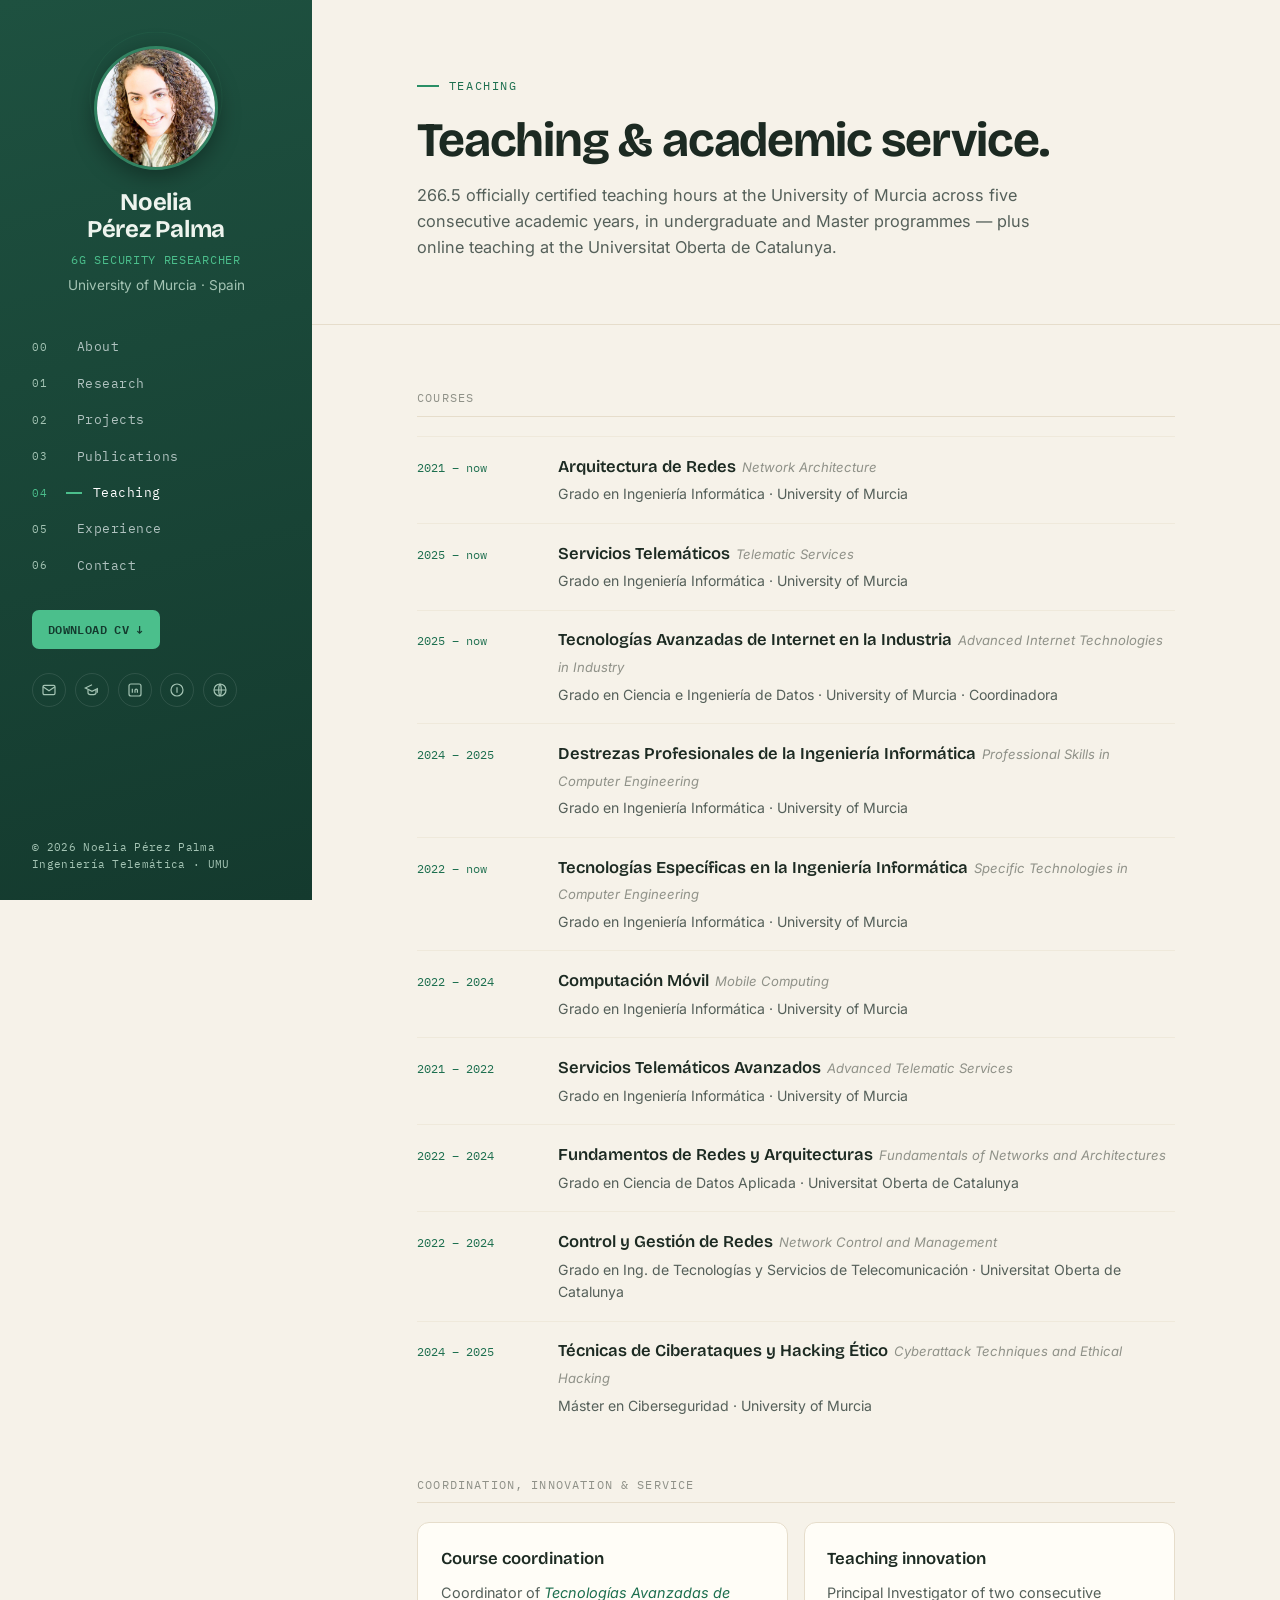
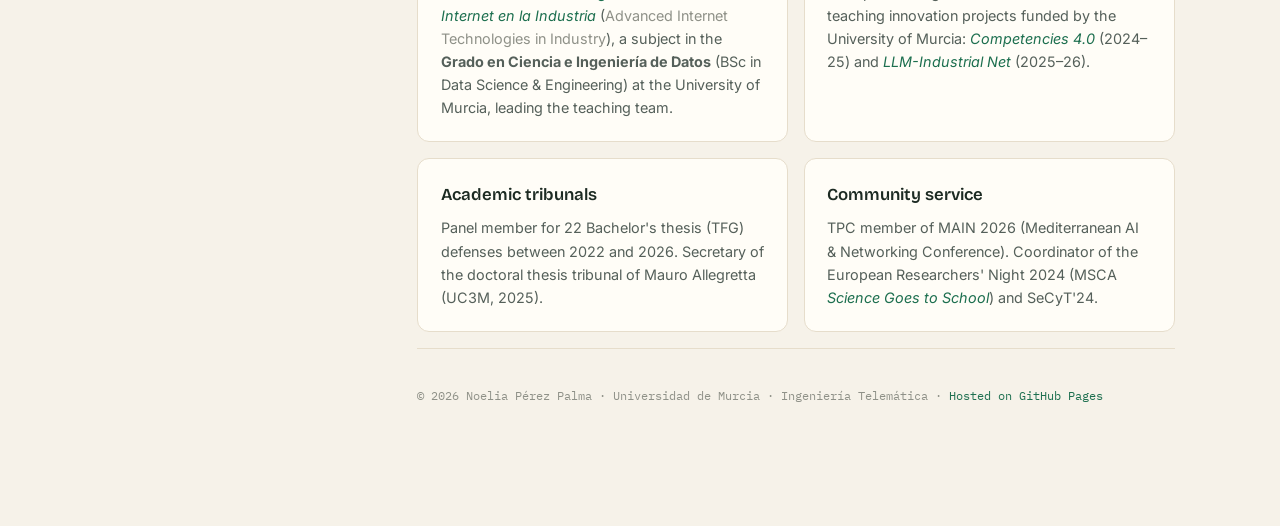
<file: teaching.html>
<!DOCTYPE html>
<html lang="en">
<head>
<meta charset="UTF-8">
<meta name="viewport" content="width=device-width, initial-scale=1">
<title>Teaching — Noelia Pérez Palma</title>
<link rel="preconnect" href="https://fonts.googleapis.com">
<link rel="preconnect" href="https://fonts.gstatic.com" crossorigin>
<link href="https://fonts.googleapis.com/css2?family=Bricolage+Grotesque:opsz,wght@12..96,400;12..96,500;12..96,600;12..96,700&family=Inter:wght@400;500;600&family=IBM+Plex+Mono:wght@400;500;600&display=swap" rel="stylesheet">
<style>
/* ============================================================
   Noelia Pérez Palma — personal site
   Shared stylesheet (multi-page)
   Fonts: Bricolage Grotesque (display) · Inter (body) · IBM Plex Mono (data)
   ============================================================ */
:root{
  --sidebar-1:#1e5140; --sidebar-2:#143a2e;
  --bg:#f6f2e9; --card:#fffdf7;
  --ink:#1c2a22; --ink-soft:#55605a; --ink-mute:#8f9188;
  --line:#e6ddcb; --line-2:#efe9db;
  --accent:#2a8f66; --accent-deep:#1d6f4f; --accent-bright:#4bbf8c;
  --sb-text:#eef4ee; --sb-mute:#a4c4b4; --sb-line:rgba(255,255,255,.10);
  --serif:'Bricolage Grotesque',system-ui,sans-serif;
  --sans:'Inter',system-ui,sans-serif;
  --mono:'IBM Plex Mono',ui-monospace,monospace;
  --sb-w:312px;
  --maxw:860px;
}
*{box-sizing:border-box;margin:0;padding:0}
html{scroll-behavior:smooth}
body{font-family:var(--sans);color:var(--ink);background:var(--bg);line-height:1.6;-webkit-font-smoothing:antialiased}
a{color:inherit}
em{font-style:italic;color:var(--accent-deep)}

/* ---------------- SIDEBAR ---------------- */
.sidebar{
  position:fixed;top:0;left:0;bottom:0;width:var(--sb-w);
  background:linear-gradient(165deg,var(--sidebar-1),var(--sidebar-2));
  color:var(--sb-text);padding:2.4rem 2rem 1.6rem;
  display:flex;flex-direction:column;overflow-y:auto;z-index:20;
}
.sb-top{position:relative;text-align:center;padding-top:.5rem}
.signal{position:absolute;top:-6px;left:50%;transform:translateX(-50%);width:230px;height:150px;pointer-events:none;opacity:.5}
.signal circle{fill:none;stroke:var(--accent-bright);stroke-width:1}
.signal .r1{opacity:.55}.signal .r2{opacity:.32}.signal .r3{opacity:.16}
@media (prefers-reduced-motion:no-preference){
  .signal .r1{animation:pulse 4.2s ease-out infinite}
  .signal .r2{animation:pulse 4.2s ease-out infinite .5s}
  .signal .r3{animation:pulse 4.2s ease-out infinite 1s}
  @keyframes pulse{0%{opacity:0;transform:scale(.6)}30%{opacity:.5}100%{opacity:0;transform:scale(1.15)}}
  .signal{transform-box:fill-box}
}
.photo{position:relative;width:124px;height:124px;border-radius:50%;object-fit:cover;margin:0 auto;display:block;border:3px solid rgba(75,191,140,.55);box-shadow:0 6px 22px rgba(0,0,0,.35);background:#143a2e}
.photo-fallback{width:124px;height:124px;border-radius:50%;margin:0 auto;display:none;align-items:center;justify-content:center;font-family:var(--serif);font-size:2.4rem;color:var(--accent-bright);border:3px solid rgba(75,191,140,.55);background:#143a2e}
.sb-name{font-family:var(--serif);font-weight:700;font-size:1.5rem;line-height:1.12;letter-spacing:-.01em;margin-top:1.15rem}
.sb-name a{text-decoration:none;color:inherit}
.sb-role{font-family:var(--mono);font-size:.72rem;letter-spacing:.06em;text-transform:uppercase;color:var(--accent-bright);margin-top:.55rem}
.sb-place{font-size:.85rem;color:var(--sb-mute);margin-top:.35rem}
.sb-nav{margin-top:2rem;list-style:none}
.sb-nav a{display:flex;align-items:center;gap:.7rem;text-decoration:none;font-family:var(--mono);font-size:.8rem;letter-spacing:.04em;color:rgba(234,243,244,.72);padding:.5rem 0;transition:color .18s ease}
.sb-nav a .bar{width:0;height:2px;background:var(--accent-bright);transition:width .2s ease;flex:none}
.sb-nav a .num{font-size:.68rem;color:var(--sb-mute);width:1.4rem;flex:none}
.sb-nav a:hover,.sb-nav a.active{color:#fff}
.sb-nav a:hover .bar,.sb-nav a.active .bar{width:16px}
.sb-nav a.active .num{color:var(--accent-bright)}
.sb-cv{display:inline-flex;align-items:center;gap:.5rem;margin-top:1.6rem;font-family:var(--mono);font-size:.76rem;letter-spacing:.03em;text-transform:uppercase;color:#143a2e;background:var(--accent-bright);text-decoration:none;padding:.62rem 1rem;border-radius:7px;font-weight:600;transition:transform .15s ease,box-shadow .15s ease;align-self:flex-start}
.sb-cv:hover{transform:translateY(-1px);box-shadow:0 6px 16px rgba(75,191,140,.3)}
.sb-social{display:flex;gap:.55rem;margin-top:1.5rem;flex-wrap:wrap}
.sb-social a{width:34px;height:34px;border-radius:50%;border:1px solid var(--sb-line);display:flex;align-items:center;justify-content:center;color:var(--sb-mute);text-decoration:none;transition:all .18s ease}
.sb-social a:hover{color:#143a2e;background:var(--accent-bright);border-color:var(--accent-bright);transform:translateY(-2px)}
.sb-social svg{width:16px;height:16px;display:block}
.sb-foot{margin-top:auto;padding-top:1.6rem;font-family:var(--mono);font-size:.66rem;color:var(--sb-mute);letter-spacing:.03em;line-height:1.7}

/* ---------------- MAIN ---------------- */
.main{margin-left:var(--sb-w)}
.wrap{max-width:var(--maxw);margin:0 auto;padding:0 clamp(1.5rem,4vw,4rem)}
section{padding:4rem 0;border-top:1px solid var(--line)}
section:first-of-type{border-top:none}
.eyebrow{font-family:var(--mono);font-size:.72rem;letter-spacing:.14em;text-transform:uppercase;color:var(--accent-deep);display:flex;align-items:center;gap:.6rem;margin-bottom:1.3rem}
.eyebrow::before{content:"";width:22px;height:2px;background:var(--accent)}
h2{font-family:var(--serif);font-weight:600;font-size:clamp(1.7rem,3.4vw,2.3rem);letter-spacing:-.02em;line-height:1.1;color:var(--ink)}
.lede{color:var(--ink-soft);font-size:1.02rem;margin-top:.8rem;max-width:62ch}

/* page header (interior pages) */
.page-head{padding-top:clamp(3rem,6vw,5rem)}
.page-head h1{font-family:var(--serif);font-weight:700;font-size:clamp(2rem,4.4vw,3rem);line-height:1.04;letter-spacing:-.025em}
.page-head .lede{margin-top:1rem}

/* HERO (home) */
.hero{padding-top:clamp(3.5rem,7vw,6rem)}
.hero-eyebrow{font-family:var(--mono);font-size:.74rem;letter-spacing:.12em;text-transform:uppercase;color:var(--accent-deep);margin-bottom:1.2rem}
.hero h1{font-family:var(--serif);font-weight:700;font-size:clamp(2.1rem,5vw,3.35rem);line-height:1.05;letter-spacing:-.025em}
.hero h1 em{color:var(--accent-deep)}
.hero p.intro{font-size:1.12rem;color:var(--ink-soft);margin-top:1.5rem;max-width:56ch}
.hero-cta{display:flex;gap:.9rem;margin-top:2rem;flex-wrap:wrap}
.btn{font-family:var(--mono);font-size:.82rem;letter-spacing:.02em;text-decoration:none;padding:.8rem 1.4rem;border-radius:8px;transition:all .16s ease}
.btn-1{background:var(--ink);color:#fff}
.btn-1:hover{background:var(--accent-deep);transform:translateY(-1px)}
.btn-2{border:1px solid var(--line);color:var(--ink)}
.btn-2:hover{border-color:var(--accent);color:var(--accent-deep)}
.facts{display:flex;flex-wrap:wrap;gap:.6rem;margin-top:2.4rem}
.chip{font-family:var(--mono);font-size:.74rem;letter-spacing:.02em;color:var(--ink-soft);background:var(--card);border:1px solid var(--line);border-radius:999px;padding:.45rem .9rem}
.chip b{color:var(--accent-deep);font-weight:600}

/* prose */
.prose p{margin-top:1.1rem;color:var(--ink-soft);max-width:64ch}
.prose p:first-child{margin-top:0}
.prose strong{color:var(--ink);font-weight:600}

/* research cards */
.grid{display:grid;grid-template-columns:1fr 1fr;gap:1rem}
.rcard{background:var(--card);border:1px solid var(--line);border-radius:12px;padding:1.5rem;transition:transform .16s ease,box-shadow .16s ease,border-color .16s ease}
.rcard:hover{transform:translateY(-3px);box-shadow:0 10px 28px rgba(19,37,45,.08);border-color:#d4dcde}
.rcard .tick{width:26px;height:26px;border-radius:7px;background:rgba(42,143,102,.12);color:var(--accent-deep);display:flex;align-items:center;justify-content:center;margin-bottom:.9rem}
.rcard .tick svg{width:15px;height:15px}
.rcard h3{font-family:var(--serif);font-weight:600;font-size:1.12rem;letter-spacing:-.01em;line-height:1.2}
.rcard p{font-size:.92rem;color:var(--ink-soft);margin-top:.55rem}

/* subhead within a page */
.subhead{font-family:var(--mono);font-size:.72rem;letter-spacing:.1em;text-transform:uppercase;color:var(--ink-mute);margin:2.6rem 0 1.2rem;padding-bottom:.5rem;border-bottom:1px solid var(--line)}

/* projects */
.proj{display:grid;grid-template-columns:150px 1fr;gap:1.6rem;padding:1.7rem 0;border-top:1px solid var(--line-2)}
.proj:first-child{border-top:none}
.proj-side{display:flex;flex-direction:column;gap:.3rem}
.proj-years{font-family:var(--mono);font-size:.76rem;color:var(--ink-mute)}
.proj-budget{font-family:var(--serif);font-weight:600;font-size:1.35rem;color:var(--accent-deep);letter-spacing:-.02em;line-height:1}
.proj h3{font-family:var(--serif);font-weight:600;font-size:1.2rem;letter-spacing:-.01em}
.proj .role{font-size:.9rem;color:var(--accent-deep);font-weight:500;margin-top:.25rem}
.proj .desc{font-size:.92rem;color:var(--ink-soft);margin-top:.5rem;max-width:62ch}
.proj-extra{display:flex;align-items:center;gap:1rem;margin-top:1rem;flex-wrap:wrap}
.logo-btn{display:flex;align-items:center;justify-content:flex-start;width:100%;max-width:150px;height:46px;padding:6px 10px;border-radius:8px;background:var(--accent-deep);border:1px solid var(--accent-deep);text-decoration:none;transition:transform .15s ease,box-shadow .15s ease;overflow:hidden}
.logo-btn:hover{transform:translateY(-1px);box-shadow:0 4px 14px rgba(29,111,79,.3)}
.logo-btn img{max-width:100%;max-height:100%;object-fit:contain}
.logo-btn img.inv{filter:brightness(0) invert(1)}
.cordis{font-family:var(--mono);font-size:.7rem;letter-spacing:.04em;text-transform:uppercase}
.cordis a{color:var(--accent-deep);text-decoration:none;border-bottom:1px solid transparent;transition:border-color .15s}
.cordis a:hover{border-bottom-color:var(--accent-deep)}
/* compact earlier projects */
.pminor{display:grid;grid-template-columns:130px 1fr;gap:1.4rem;padding:1.1rem 0;border-top:1px solid var(--line-2)}
.pminor:first-child{border-top:none}
.pminor .yr{font-family:var(--mono);font-size:.74rem;color:var(--ink-mute)}
.pminor h4{font-family:var(--serif);font-weight:600;font-size:1.02rem}
.pminor p{font-size:.88rem;color:var(--ink-soft);margin-top:.25rem;max-width:64ch}
.pminor .code{font-family:var(--mono);font-size:.72rem;color:var(--accent-deep);margin-top:.3rem}

/* publications */
.year-head{font-family:var(--serif);font-weight:600;font-size:1.3rem;color:var(--ink);margin:2.4rem 0 .4rem;padding-top:1.2rem;border-top:1px solid var(--line)}
.year-head.first{border-top:none;padding-top:0;margin-top:1.6rem}
.pub{display:grid;grid-template-columns:1fr;gap:.2rem;padding:1.1rem 0;border-top:1px solid var(--line-2)}
.pub.firstinyear{border-top:none}
.pub-auth{font-size:.9rem;color:var(--ink-soft)}
.pub-auth strong{color:var(--ink)}
.pub-t{margin-top:.15rem;font-size:1.02rem;line-height:1.4}
.pub-t a{color:var(--ink);text-decoration:none;border-bottom:1px solid var(--line);transition:color .15s,border-color .15s}
.pub-t a:hover{color:var(--accent-deep);border-color:var(--accent)}
.pub-v{font-size:.85rem;color:var(--ink-mute);margin-top:.25rem;font-style:italic}
.pub-v .metric{font-family:var(--mono);font-style:normal;font-size:.72rem;color:var(--accent-deep)}

/* timeline */
.tl{list-style:none;position:relative;margin-left:8px}
.tl::before{content:"";position:absolute;left:0;top:6px;bottom:6px;width:2px;background:var(--line)}
.tli{position:relative;padding:0 0 1.9rem 2rem}
.tli:last-child{padding-bottom:0}
.tli::before{content:"";position:absolute;left:-5px;top:5px;width:12px;height:12px;border-radius:50%;background:var(--card);border:2px solid var(--accent)}
.tli .dates{font-family:var(--mono);font-size:.74rem;color:var(--ink-mute);letter-spacing:.02em}
.tli h3{font-family:var(--serif);font-weight:600;font-size:1.08rem;margin-top:.15rem}
.tli .org{font-size:.9rem;color:var(--accent-deep);font-weight:500;margin-top:.1rem}
.tli .d{font-size:.9rem;color:var(--ink-soft);margin-top:.4rem;max-width:62ch}

/* teaching / listing rows */
.trow{display:grid;grid-template-columns:120px 1fr;gap:1.3rem;padding:1.05rem 0;border-top:1px solid var(--line-2)}
.trow:first-child{border-top:none}
.trow .yr{font-family:var(--mono);font-size:.76rem;color:var(--accent-deep)}
.trow h4{font-family:var(--serif);font-weight:600;font-size:1.04rem}
.trow p{font-size:.88rem;color:var(--ink-soft);margin-top:.2rem}

/* generic cards grid (service, education, grants) */
.scards{display:grid;grid-template-columns:1fr 1fr;gap:1rem}
.scard{background:var(--card);border:1px solid var(--line);border-radius:12px;padding:1.4rem}
.scard h3{font-family:var(--serif);font-weight:600;font-size:1.05rem}
.scard p{font-size:.9rem;color:var(--ink-soft);margin-top:.5rem}
.scard ul{margin:.5rem 0 0 1rem;font-size:.9rem;color:var(--ink-soft)}
.scard li{margin-top:.3rem}

/* simple list (grants, courses) */
.slist{list-style:none;margin-top:.6rem}
.slist li{display:grid;grid-template-columns:130px 1fr;gap:1rem;padding:.6rem 0;border-top:1px solid var(--line-2);font-size:.9rem;color:var(--ink-soft)}
.slist li:first-child{border-top:none}
.slist li .y{font-family:var(--mono);font-size:.74rem;color:var(--ink-mute)}

/* contact */
.contact-grid{display:grid;grid-template-columns:1fr 1fr;gap:.8rem;margin-top:.5rem}
.ccard{display:flex;flex-direction:column;gap:.2rem;background:var(--card);border:1px solid var(--line);border-radius:10px;padding:1.1rem 1.3rem;text-decoration:none;transition:all .16s ease}
.ccard:hover{border-color:var(--accent);transform:translateY(-2px);box-shadow:0 8px 20px rgba(19,37,45,.06)}
.ccard .cl{font-family:var(--mono);font-size:.68rem;letter-spacing:.08em;text-transform:uppercase;color:var(--ink-mute)}
.ccard .cv{font-size:.98rem;color:var(--ink);font-weight:500}

.foot{padding:2.4rem 0 3.5rem;font-family:var(--mono);font-size:.72rem;color:var(--ink-mute);border-top:1px solid var(--line);margin-top:1rem}
.foot a{color:var(--accent-deep);text-decoration:none}

/* ---------------- RESPONSIVE ---------------- */
@media (max-width:980px){
  .sidebar{position:static;width:100%;min-height:auto;flex-direction:column;padding:2rem 1.5rem}
  .main{margin-left:0}
  .signal{display:none}
  .sb-nav{display:flex;flex-wrap:wrap;gap:.2rem 1.2rem;margin-top:1.5rem}
  .sb-nav a{padding:.35rem 0}
  .sb-nav a .num{display:none}
  .sb-foot{display:none}
}
@media (max-width:620px){
  .grid,.scards,.contact-grid{grid-template-columns:1fr}
  .proj,.pminor,.trow{grid-template-columns:1fr;gap:.5rem}
  .slist li{grid-template-columns:1fr}
}


/* acronym badge (for projects without a hotlinkable logo) */
.logo-btn.acr{justify-content:center;font-family:var(--serif);font-weight:700;color:#fff;font-size:1rem;letter-spacing:.01em;text-decoration:none}
.logo-btn.static{cursor:default}
.logo-btn.static:hover{transform:none;box-shadow:none}
.proj-fund{font-family:var(--mono);font-size:.68rem;letter-spacing:.03em;color:var(--ink-mute);text-transform:uppercase;line-height:1.5;margin-top:.15rem}
.logo-btn.acr{font-size:.9rem;white-space:nowrap;padding:6px 8px}

.trow h4 .en{font-family:var(--sans);font-weight:400;font-style:italic;color:var(--ink-mute);font-size:.82rem;margin-left:.1rem}






/* institution logos in experience timeline */
.tli{padding-right:66px}
.tli-logo{position:absolute;right:0;top:2px;width:52px;height:52px;border:1px solid var(--line);border-radius:11px;background:#fff;display:flex;align-items:center;justify-content:center;padding:7px;box-shadow:0 1px 3px rgba(0,0,0,.05)}
.tli-logo img{max-width:100%;max-height:100%;object-fit:contain}
.tli-logo span{display:none;font-family:var(--serif);font-weight:700;color:var(--accent-deep);font-size:.9rem;align-items:center;justify-content:center;width:100%;height:100%}
@media (max-width:620px){.tli{padding-right:56px}.tli-logo{width:44px;height:44px}}


/* contact card icons */
.ccard{flex-direction:row;align-items:center;gap:.9rem}
.cicon{width:42px;height:42px;flex:none;border-radius:10px;background:rgba(42,143,102,.1);color:var(--accent-deep);display:flex;align-items:center;justify-content:center}
.cicon svg{width:20px;height:20px;display:block}
.cicon-img{background:#fff;border:1px solid var(--line);padding:5px}
.cicon-img img{width:100%;height:100%;object-fit:contain}
.ctext{display:flex;flex-direction:column;gap:.12rem;min-width:0}




/* white logo button (for coloured project logos) */
.logo-btn.white{background:transparent;border:none;padding:0;max-width:172px;height:44px;justify-content:flex-start}
.logo-btn.white:hover{transform:translateY(-1px);box-shadow:none}







/* silhouette: turn white logos into dark so they show on light bg with no box */
.logo-btn.white img.sil{filter:brightness(0);opacity:.82}


/* transparent text-acronym (no green box) */
.logo-btn.acr{background:transparent;border:none;padding:0;color:var(--accent-deep);font-family:'IBM Plex Mono',monospace;font-weight:600;letter-spacing:.02em;font-size:.92rem;height:auto}
.logo-btn.acr:hover{background:transparent;color:var(--accent-bright);transform:translateY(-1px);box-shadow:none}







</style>
</head>
<body>
<aside class="sidebar">
  <div class="sb-top">
    <svg class="signal" viewBox="0 0 230 150" aria-hidden="true">
      <circle class="r3" cx="115" cy="66" r="66"/>
      <circle class="r2" cx="115" cy="66" r="46"/>
      <circle class="r1" cx="115" cy="66" r="26"/>
    </svg>
    <img class="photo" src="noelia.jpg" alt="Noelia Pérez Palma" onerror="this.style.display='none';this.nextElementSibling.style.display='flex'">
    <div class="photo-fallback">NP</div>
    <div class="sb-name"><a href="index.html">Noelia<br>Pérez Palma</a></div>
    <div class="sb-role">6G Security Researcher</div>
    <div class="sb-place">University of Murcia · Spain</div>
  </div>
  <nav>
    <ul class="sb-nav">
      <li><a href="index.html"><span class="num">00</span><span class="bar"></span>About</a></li>
      <li><a href="research.html"><span class="num">01</span><span class="bar"></span>Research</a></li>
      <li><a href="projects.html"><span class="num">02</span><span class="bar"></span>Projects</a></li>
      <li><a href="publications.html"><span class="num">03</span><span class="bar"></span>Publications</a></li>
      <li><a href="teaching.html" class="active"><span class="num">04</span><span class="bar"></span>Teaching</a></li>
      <li><a href="experience.html"><span class="num">05</span><span class="bar"></span>Experience</a></li>
      <li><a href="contact.html"><span class="num">06</span><span class="bar"></span>Contact</a></li>
    </ul>
  </nav>
  <a class="sb-cv" href="cv.pdf" target="_blank" rel="noopener">Download CV ↓</a>
  <div class="sb-social">
    <a href="mailto:noelia.perez3@um.es" title="Email" aria-label="Email"><svg viewBox="0 0 24 24" fill="none" stroke="currentColor" stroke-width="1.8"><rect x="3" y="5" width="18" height="14" rx="2"/><path d="m3 7 9 6 9-6"/></svg></a>
    <a href="https://scholar.google.com/citations?user=sKx3AEAAAAAJ&amp;hl=es" target="_blank" rel="noopener" title="Google Scholar" aria-label="Google Scholar"><svg viewBox="0 0 24 24" fill="none" stroke="currentColor" stroke-width="1.8"><path d="M12 4 2 9l10 5 8-4v6"/><path d="M6 12v4c0 1.5 2.7 3 6 3s6-1.5 6-3v-4"/></svg></a>
    <a href="https://www.linkedin.com/in/noelia-perez-palma/" target="_blank" rel="noopener" title="LinkedIn" aria-label="LinkedIn"><svg viewBox="0 0 24 24" fill="none" stroke="currentColor" stroke-width="1.8"><rect x="3" y="3" width="18" height="18" rx="3"/><path d="M8 10v6M8 7v.01M12 16v-3.5c0-1 .8-1.8 1.8-1.8s1.8.8 1.8 1.8V16"/></svg></a>
    <a href="https://orcid.org/0000-0001-6131-7106" target="_blank" rel="noopener" title="ORCID" aria-label="ORCID"><svg viewBox="0 0 24 24" fill="none" stroke="currentColor" stroke-width="1.8"><circle cx="12" cy="12" r="9"/><path d="M12 8v8M9 8v.01"/></svg></a>
    <a href="https://portalinvestigacion.um.es/investigadores/378258/detalle" target="_blank" rel="noopener" title="UMU Research Portal" aria-label="UMU Research Portal"><svg viewBox="0 0 24 24" fill="none" stroke="currentColor" stroke-width="1.8"><circle cx="12" cy="12" r="9"/><path d="M3 12h18M12 3c2.5 2.5 2.5 15 0 18M12 3c-2.5 2.5-2.5 15 0 18"/></svg></a>
  </div>
  <div class="sb-foot">© 2026 Noelia Pérez Palma<br>Ingeniería Telemática · UMU</div>
</aside>
<div class="main">
  <section class="page-head">
    <div class="wrap">
      <p class="eyebrow">Teaching</p>
      <h1>Teaching &amp; academic service.</h1>
      <p class="lede">266.5 officially certified teaching hours at the University of Murcia across five consecutive academic years, in undergraduate and Master programmes — plus online teaching at the Universitat Oberta de Catalunya.</p>
    </div>
  </section>
  <section>
    <div class="wrap">
      <p class="subhead" style="margin-top:0">Courses</p>
      <div class="trow"><div><span class="yr">2021 – now</span></div><div><h4>Arquitectura de Redes <span class="en">Network Architecture</span></h4><p>Grado en Ingeniería Informática · University of Murcia</p></div></div>
      <div class="trow"><div><span class="yr">2025 – now</span></div><div><h4>Servicios Telemáticos <span class="en">Telematic Services</span></h4><p>Grado en Ingeniería Informática · University of Murcia</p></div></div>
      <div class="trow"><div><span class="yr">2025 – now</span></div><div><h4>Tecnologías Avanzadas de Internet en la Industria <span class="en">Advanced Internet Technologies in Industry</span></h4><p>Grado en Ciencia e Ingeniería de Datos · University of Murcia · Coordinadora</p></div></div>
      <div class="trow"><div><span class="yr">2024 – 2025</span></div><div><h4>Destrezas Profesionales de la Ingeniería Informática <span class="en">Professional Skills in Computer Engineering</span></h4><p>Grado en Ingeniería Informática · University of Murcia</p></div></div>
      <div class="trow"><div><span class="yr">2022 – now</span></div><div><h4>Tecnologías Específicas en la Ingeniería Informática <span class="en">Specific Technologies in Computer Engineering</span></h4><p>Grado en Ingeniería Informática · University of Murcia</p></div></div>
      <div class="trow"><div><span class="yr">2022 – 2024</span></div><div><h4>Computación Móvil <span class="en">Mobile Computing</span></h4><p>Grado en Ingeniería Informática · University of Murcia</p></div></div>
      <div class="trow"><div><span class="yr">2021 – 2022</span></div><div><h4>Servicios Telemáticos Avanzados <span class="en">Advanced Telematic Services</span></h4><p>Grado en Ingeniería Informática · University of Murcia</p></div></div>
      <div class="trow"><div><span class="yr">2022 – 2024</span></div><div><h4>Fundamentos de Redes y Arquitecturas <span class="en">Fundamentals of Networks and Architectures</span></h4><p>Grado en Ciencia de Datos Aplicada · Universitat Oberta de Catalunya</p></div></div>
      <div class="trow"><div><span class="yr">2022 – 2024</span></div><div><h4>Control y Gestión de Redes <span class="en">Network Control and Management</span></h4><p>Grado en Ing. de Tecnologías y Servicios de Telecomunicación · Universitat Oberta de Catalunya</p></div></div>
      <div class="trow"><div><span class="yr">2024 – 2025</span></div><div><h4>Técnicas de Ciberataques y Hacking Ético <span class="en">Cyberattack Techniques and Ethical Hacking</span></h4><p>Máster en Ciberseguridad · University of Murcia</p></div></div>

      <p class="subhead">Coordination, innovation &amp; service</p>
      <div class="scards">
        <div class="scard"><h3>Course coordination</h3><p>Coordinator of <em>Tecnologías Avanzadas de Internet en la Industria</em> (<span style="font-style:normal;color:var(--ink-mute)">Advanced Internet Technologies in Industry</span>), a subject in the <strong>Grado en Ciencia e Ingeniería de Datos</strong> (BSc in Data Science &amp; Engineering) at the University of Murcia, leading the teaching team.</p></div>
        <div class="scard"><h3>Teaching innovation</h3><p>Principal Investigator of two consecutive teaching innovation projects funded by the University of Murcia: <em>Competencies 4.0</em> (2024–25) and <em>LLM-Industrial Net</em> (2025–26).</p></div>
        <div class="scard"><h3>Academic tribunals</h3><p>Panel member for 22 Bachelor's thesis (TFG) defenses between 2022 and 2026. Secretary of the doctoral thesis tribunal of Mauro Allegretta (UC3M, 2025).</p></div>
        <div class="scard"><h3>Community service</h3><p>TPC member of MAIN 2026 (Mediterranean AI &amp; Networking Conference). Coordinator of the European Researchers' Night 2024 (MSCA <em>Science Goes to School</em>) and SeCyT'24.</p></div>
      </div>
      <div class="foot">© 2026 Noelia Pérez Palma · Universidad de Murcia · Ingeniería Telemática · <a href="https://pages.github.com" target="_blank" rel="noopener">Hosted on GitHub Pages</a></div>
    </div>
  </section>
</div>
</body>
</html>
</file>
